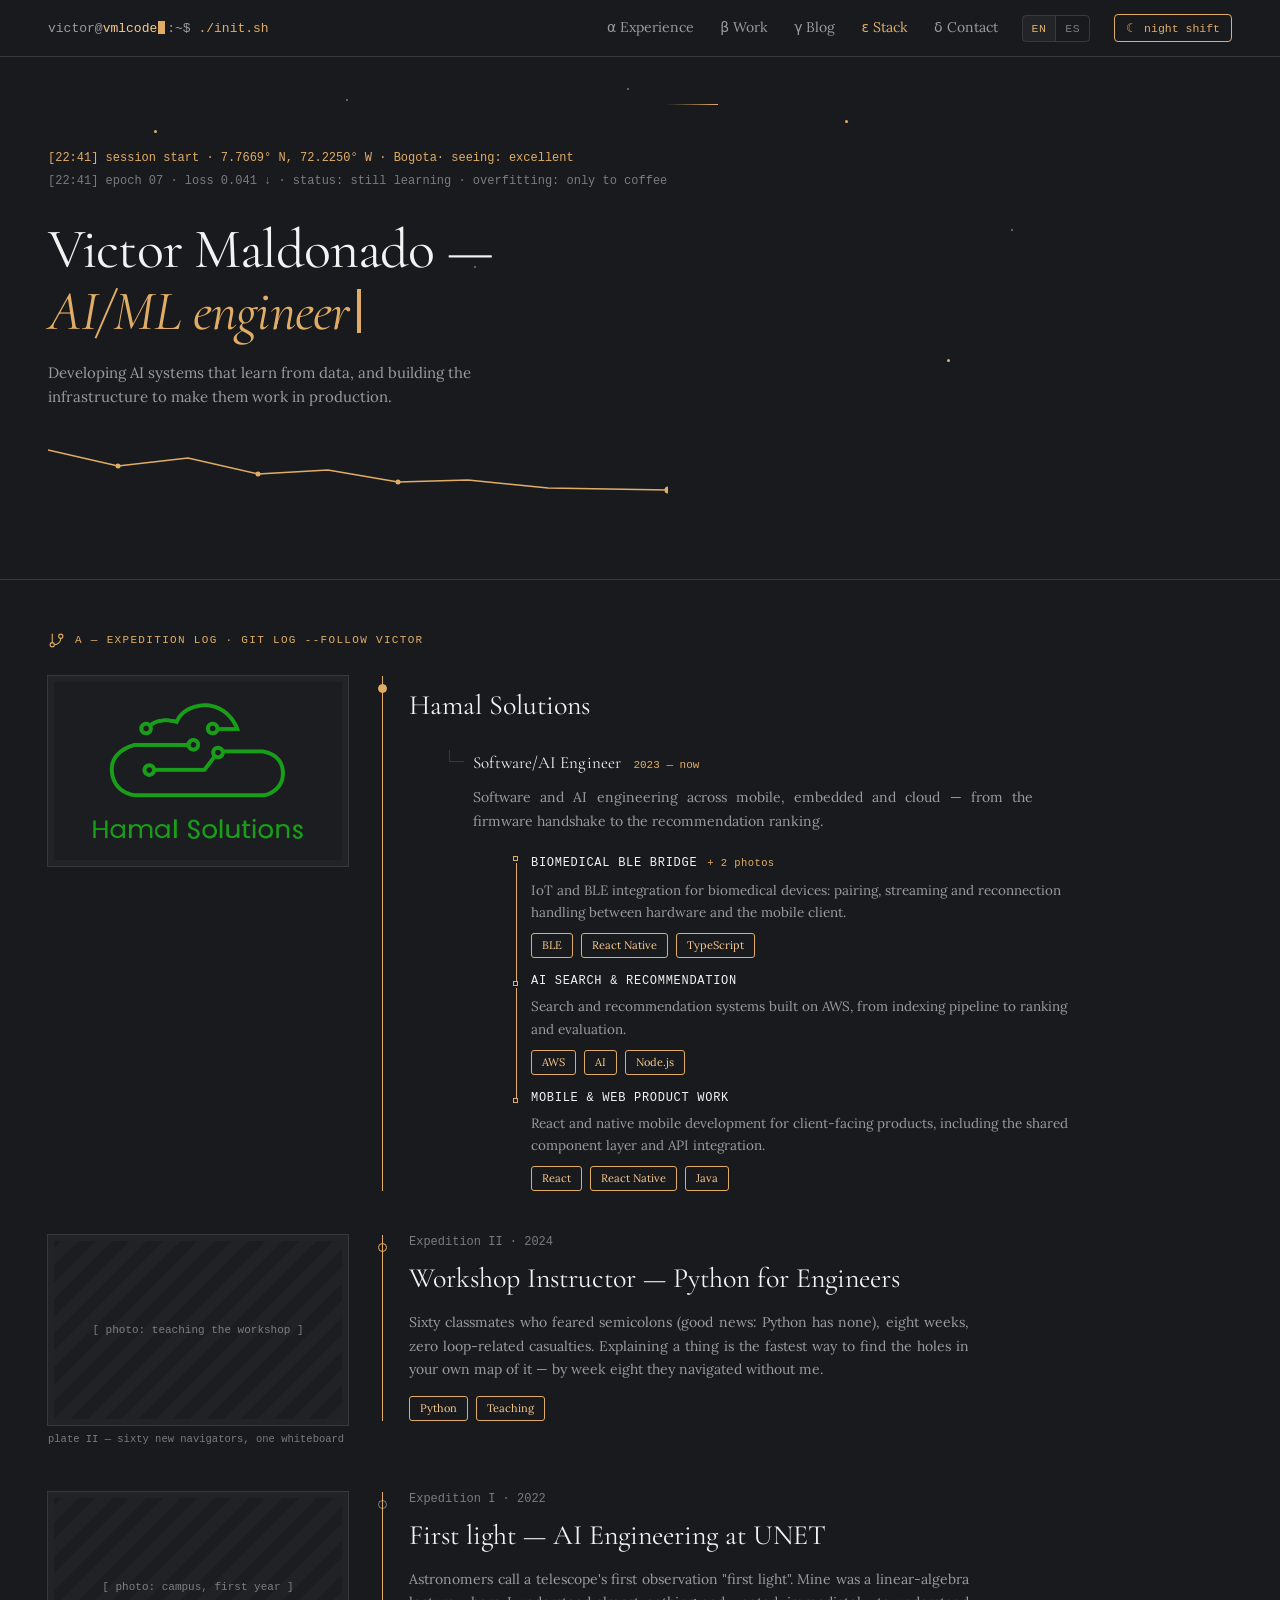
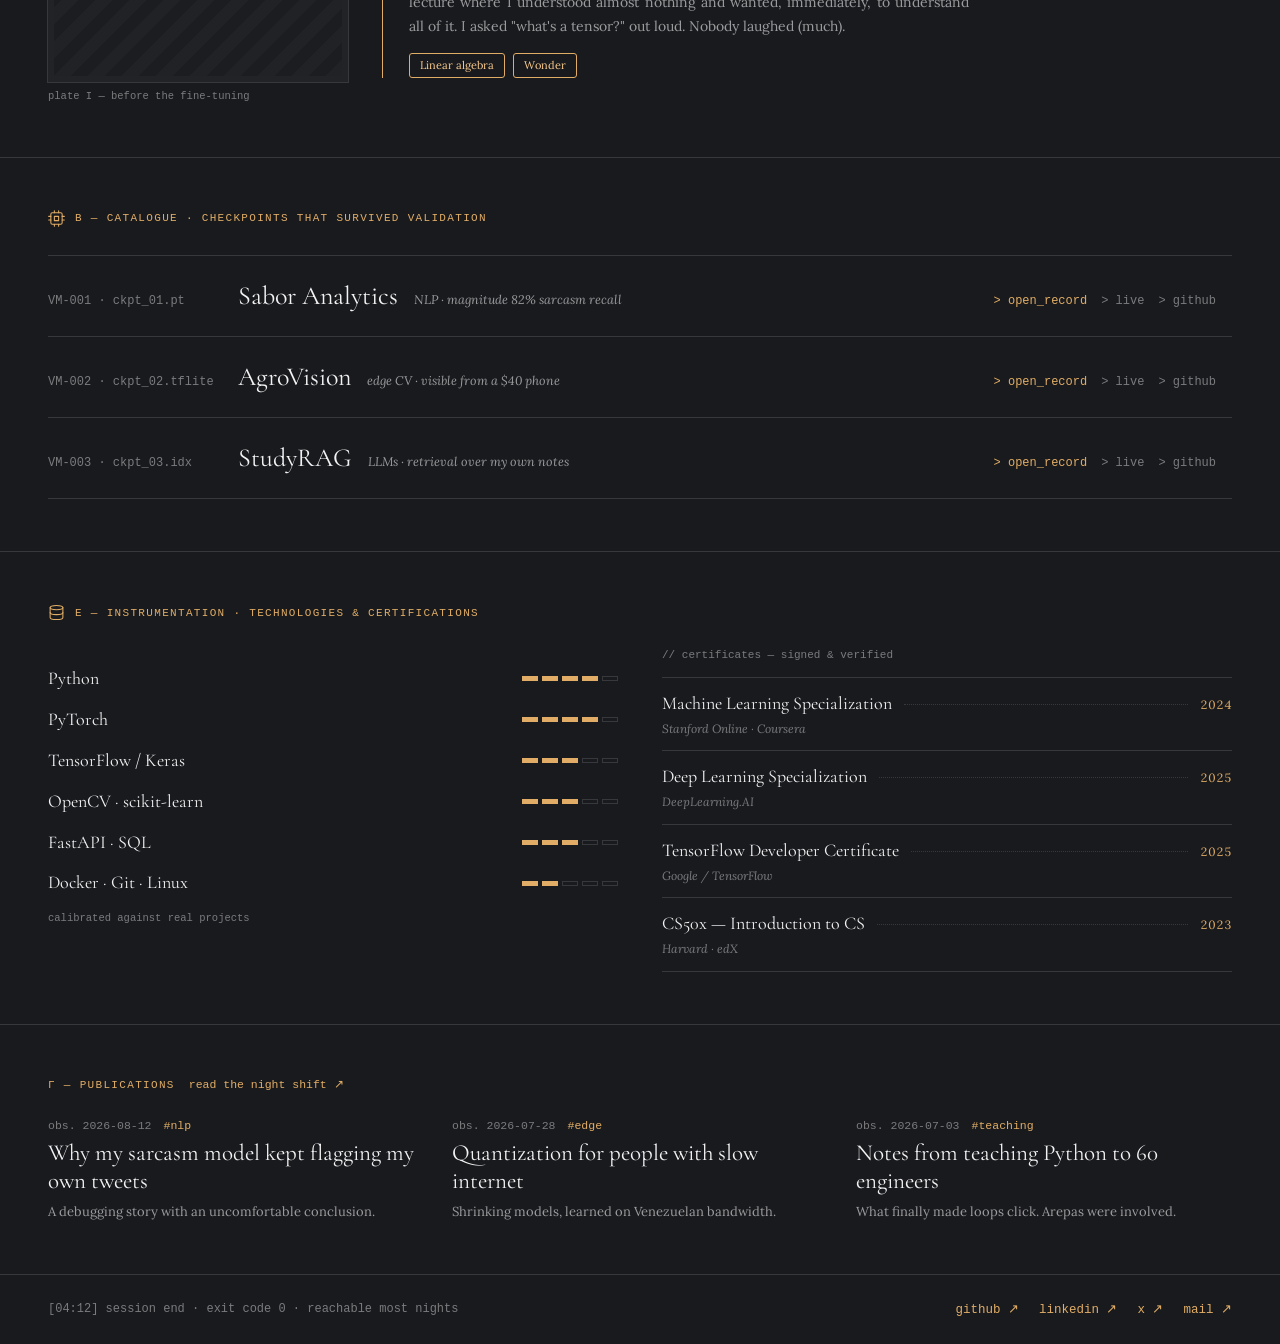
<file: index.html>
<!DOCTYPE html>
<html lang="en" data-vm-theme="dark">
<head>
<meta charset="utf-8">
<meta name="viewport" content="width=device-width, initial-scale=1">
<title>Victor Maldonado — AI/ML Engineer</title>
<meta name="description" content="Victor Maldonado — AI/ML engineering student at UNET and backend developer. Computer vision, NLP and edge AI projects from San Cristóbal, Venezuela.">
<meta name="author" content="Victor Maldonado">
<link rel="canonical" href="https://vmlcode.github.io/">
<meta name="theme-color" content="#191a1d">

<!-- Link preview. Crawlers do not run JS, so these stay hardcoded rather than
     coming from content/site.json like the rest of the page. Absolute URLs are
     required: relative og:image paths are ignored by most scrapers. -->
<meta property="og:type" content="website">
<meta property="og:site_name" content="Victor Maldonado">
<meta property="og:locale" content="en_US">
<meta property="og:url" content="https://vmlcode.github.io/">
<meta property="og:title" content="Victor Maldonado — AI/ML Engineer">
<meta property="og:description" content="AI/ML engineering student at UNET — and the person who builds the backend it runs on. The night shift is voluntary.">
<meta property="og:image" content="https://vmlcode.github.io/og/home.png">
<meta property="og:image:type" content="image/png">
<meta property="og:image:width" content="1200">
<meta property="og:image:height" content="630">
<meta property="og:image:alt" content="Victor Maldonado — AI/ML engineer. A dark terminal-styled card with a descending validation-loss curve.">

<meta name="twitter:card" content="summary_large_image">
<meta name="twitter:title" content="Victor Maldonado — AI/ML Engineer">
<meta name="twitter:description" content="AI/ML engineering student at UNET — and the person who builds the backend it runs on. The night shift is voluntary.">
<meta name="twitter:image" content="https://vmlcode.github.io/og/home.png">

<link rel="preconnect" href="https://fonts.googleapis.com">
<link rel="preconnect" href="https://fonts.gstatic.com" crossorigin>
<link rel="stylesheet" href="./styles.css">
<link rel="icon" href="data:image/svg+xml,<svg xmlns='http://www.w3.org/2000/svg' viewBox='0 0 100 100'><text y='.9em' font-size='90'>🔭</text></svg>">
<script>
  // Applied before first paint so the stored theme never flashes the wrong
  // palette, and so the document is tagged with the right language from the
  // start — the rest of the copy arrives with content/<lang>/*.json.
  try {
    var t = localStorage.getItem('vm-theme');
    if (t) document.documentElement.setAttribute('data-vm-theme', t);
    var l = localStorage.getItem('vm-lang');
    if (l === 'en' || l === 'es') document.documentElement.setAttribute('lang', l);
  } catch (e) {}
</script>
</head>
<body>

<header id="site-nav" class="vm-nav">
  <div class="vm-prompt">
    <span id="prompt-user">victor</span>@<span id="night-word" class="vm-prompt-word">vmlcode</span><span class="vm-caret" aria-hidden="true"></span><span class="vm-prompt-tail">:~$ <span id="prompt-cmd" class="vm-cmd">./init.sh</span></span>
  </div>
  <nav id="nav-links" class="vm-nav-links" aria-label="Sections"
       data-i18n="home.navAria" data-i18n-attr="aria-label"></nav>
  <!-- The controls travel together: when the bar wraps on a phone they stay
       one right-aligned cluster instead of scattering across two rows. -->
  <div class="vm-nav-tools">
    <div id="lang-toggle" class="vm-lang" role="group" data-i18n="langLabel" data-i18n-attr="aria-label" aria-label="Language"></div>
    <button id="theme-toggle" class="vm-theme-btn" type="button" aria-label="Toggle colour theme"><span class="vm-theme-icon">☾</span><span class="vm-theme-label">night shift</span></button>
    <button id="nav-toggle" class="vm-nav-toggle" type="button" aria-label="Open menu" aria-expanded="false" aria-controls="nav-links">☰</button>
  </div>
</header>

<noscript>
  <p class="vm-noscript">This site loads its content from JSON, so JavaScript is required. / Este sitio carga su contenido desde JSON, así que requiere JavaScript. Source: <a href="https://github.com/vmlcode/vmlcode.github.io">github.com/vmlcode/vmlcode.github.io</a></p>
</noscript>

<main>

<section class="vm-hero">
  <div id="stars" class="vm-stars" aria-hidden="true"></div>
  <span class="vm-shoot" aria-hidden="true"></span>

  <div id="session-log" class="vm-log"></div>

  <h1 class="vm-hero-title">
    <span id="hero-name">Victor Maldonado —</span><br>
    <em id="hero-role">AI/ML engineer</em><span class="vm-caret vm-caret--lg" aria-hidden="true"></span>
  </h1>

  <p id="hero-intro" class="vm-hero-sub"></p>

  <figure class="vm-fig">
    <svg class="vm-curve" width="620" height="64" viewBox="0 0 620 64" role="img" aria-label="Validation loss curve descending from 2022 to tonight">
      <polyline class="vm-curve-line" points="0,14 70,30 140,22 210,38 280,34 350,46 420,44 500,52 620,54" fill="none" stroke="var(--vm-acc)" stroke-width="1.5" pathLength="1" stroke-dasharray="1"></polyline>
      <circle class="vm-curve-dot" cx="70" cy="30" r="2.5" fill="var(--vm-acc)" style="animation-delay:.4s"></circle>
      <circle class="vm-curve-dot" cx="210" cy="38" r="2.5" fill="var(--vm-acc)" style="animation-delay:.9s"></circle>
      <circle class="vm-curve-dot" cx="350" cy="46" r="2.5" fill="var(--vm-acc)" style="animation-delay:1.4s"></circle>
      <circle class="vm-curve-dot" cx="620" cy="54" r="3.5" fill="var(--vm-acc)" style="animation-delay:1.9s"></circle>
    </svg>
    <figcaption id="fig-caption" class="vm-caption"></figcaption>
  </figure>
</section>

<section id="experience" class="vm-section vm-reveal">
  <div class="vm-eyebrow">
    <svg width="17" height="17" viewBox="0 0 24 24" fill="none" stroke="var(--vm-acc)" stroke-width="1.5" stroke-linecap="round" stroke-linejoin="round" aria-hidden="true"><line x1="6" y1="3" x2="6" y2="15"></line><circle cx="18" cy="6" r="3"></circle><circle cx="6" cy="18" r="3"></circle><path d="M18 9a9 9 0 0 1-9 9"></path></svg>
    <span></span>
  </div>
  <p class="vm-lede"></p>
  <div id="timeline" class="vm-timeline"></div>
</section>

<section id="work" class="vm-section vm-reveal">
  <div class="vm-eyebrow">
    <svg width="17" height="17" viewBox="0 0 24 24" fill="none" stroke="var(--vm-acc)" stroke-width="1.5" stroke-linecap="round" stroke-linejoin="round" aria-hidden="true"><rect x="4" y="4" width="16" height="16" rx="2"></rect><rect x="9" y="9" width="6" height="6"></rect><line x1="9" y1="1" x2="9" y2="4"></line><line x1="15" y1="1" x2="15" y2="4"></line><line x1="9" y1="20" x2="9" y2="23"></line><line x1="15" y1="20" x2="15" y2="23"></line><line x1="20" y1="9" x2="23" y2="9"></line><line x1="20" y1="14" x2="23" y2="14"></line><line x1="1" y1="9" x2="4" y2="9"></line><line x1="1" y1="14" x2="4" y2="14"></line></svg>
    <span></span>
  </div>
  <p class="vm-lede"></p>
  <div id="catalogue" class="vm-catalogue"></div>
</section>

<section id="instrumentation" class="vm-section vm-reveal">
  <div class="vm-eyebrow">
    <svg width="17" height="17" viewBox="0 0 24 24" fill="none" stroke="var(--vm-acc)" stroke-width="1.5" stroke-linecap="round" stroke-linejoin="round" aria-hidden="true"><ellipse cx="12" cy="5" rx="9" ry="3"></ellipse><path d="M21 12c0 1.66-4 3-9 3s-9-1.34-9-3"></path><path d="M3 5v14c0 1.66 4 3 9 3s9-1.34 9-3V5"></path></svg>
    <span></span>
  </div>
  <p class="vm-lede"></p>

  <div class="vm-instrument-grid">
    <div>
      <div id="skills-label" class="vm-comment"></div>
      <div id="skills" class="vm-skills"></div>
      <div id="skills-note" class="vm-caption vm-caption--pad"></div>
    </div>
    <div>
      <div id="certs-label" class="vm-comment"></div>
      <div id="certs" class="vm-certs"></div>
    </div>
  </div>
</section>

<section id="blog" class="vm-section vm-reveal">
  <div class="vm-eyebrow vm-eyebrow--blog">
    <span id="blog-eyebrow"></span>
    <a id="blog-link" href="./blog.html"></a>
  </div>
  <p class="vm-lede"></p>
  <div id="posts" class="vm-posts"></div>
</section>

</main>

<footer id="contact" class="vm-footer vm-reveal">
  <div id="footer-log" class="vm-footer-log"></div>
  <div id="footer-links" class="vm-footer-links"></div>
</footer>

<script type="module" src="./js/home.js"></script>
</body>
</html>
</file>
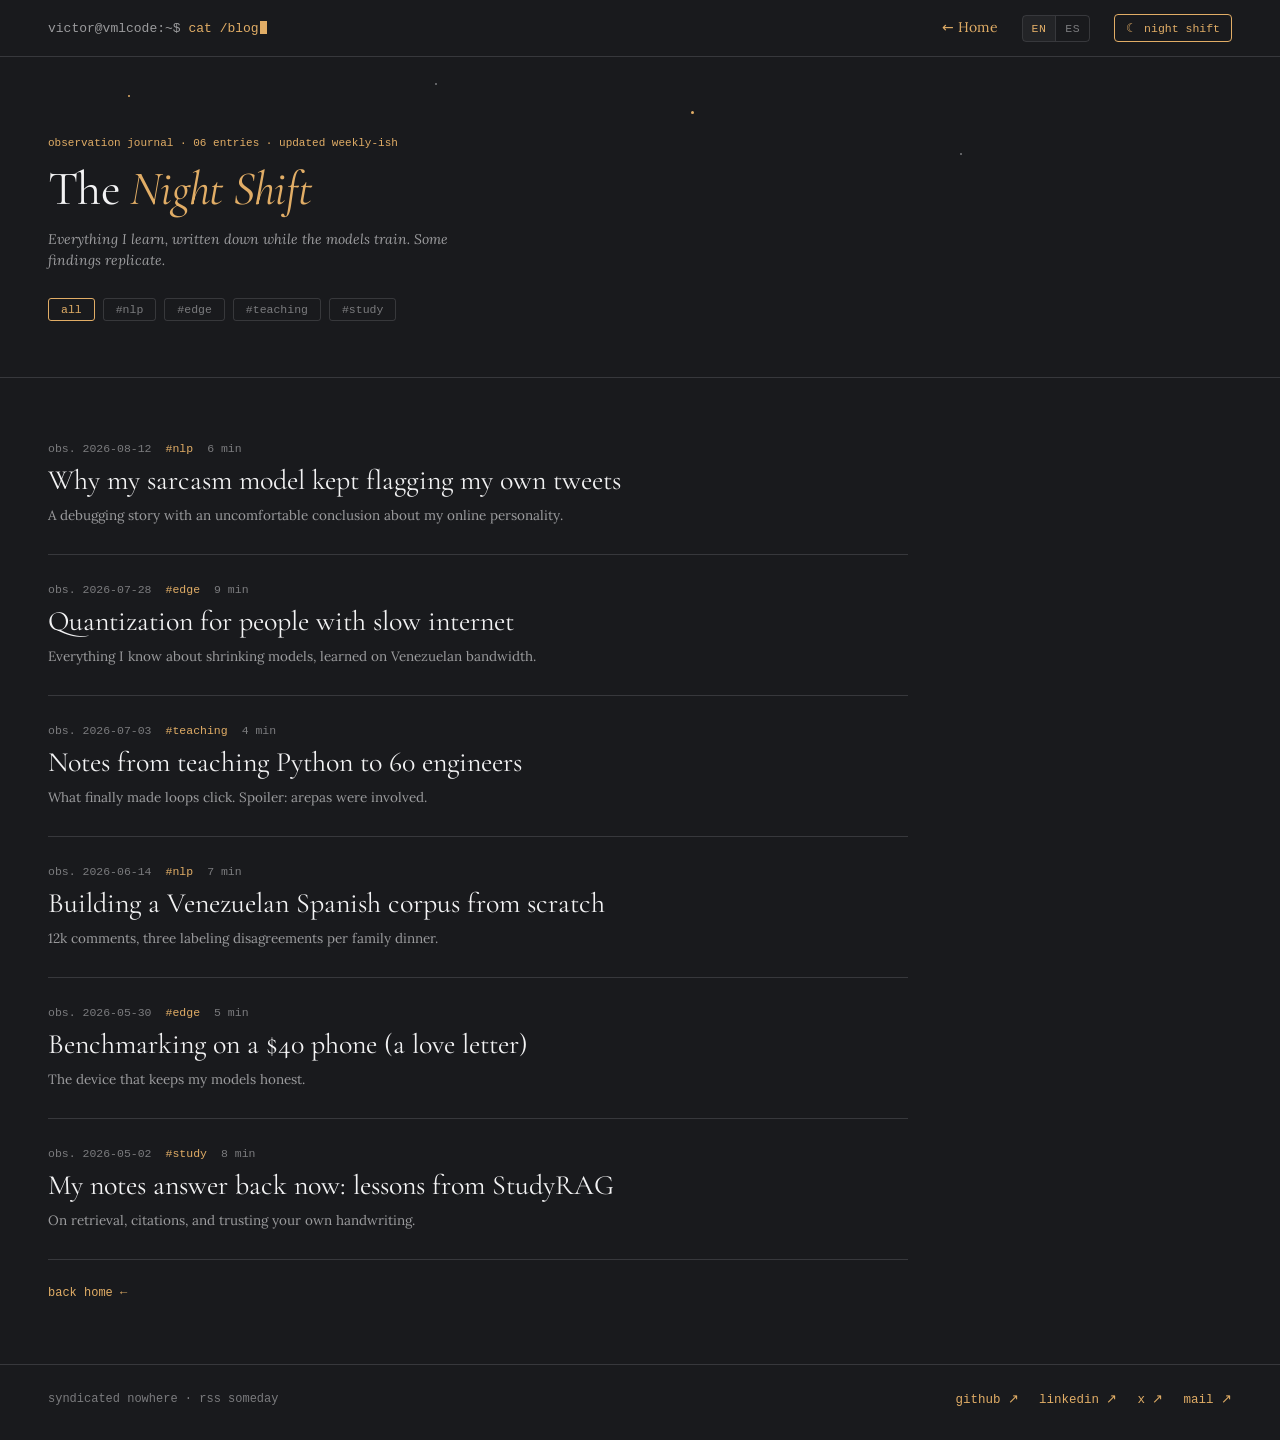
<file: blog.html>
<!DOCTYPE html>
<html lang="en" data-vm-theme="dark">
<head>
<meta charset="utf-8">
<meta name="viewport" content="width=device-width, initial-scale=1">
<title>The Night Shift — Victor Maldonado</title>
<meta name="description" content="The Night Shift — notes on machine learning, edge AI, NLP and teaching, written by Victor Maldonado while the models train.">
<meta name="author" content="Victor Maldonado">
<link rel="canonical" href="https://vmlcode.github.io/blog.html">
<meta name="theme-color" content="#191a1d">

<!-- See index.html: link-preview tags are hardcoded because crawlers do not
     execute the JS that renders the rest of this page. -->
<meta property="og:type" content="website">
<meta property="og:site_name" content="Victor Maldonado">
<meta property="og:locale" content="en_US">
<meta property="og:url" content="https://vmlcode.github.io/blog.html">
<meta property="og:title" content="The Night Shift — Victor Maldonado">
<meta property="og:description" content="Everything I learn, written down while the models train. Some findings replicate.">
<meta property="og:image" content="https://vmlcode.github.io/og/blog.png">
<meta property="og:image:type" content="image/png">
<meta property="og:image:width" content="1200">
<meta property="og:image:height" content="630">
<meta property="og:image:alt" content="The Night Shift — a dark terminal-styled card listing the blog's tags: nlp, edge, teaching, study.">

<meta name="twitter:card" content="summary_large_image">
<meta name="twitter:title" content="The Night Shift — Victor Maldonado">
<meta name="twitter:description" content="Everything I learn, written down while the models train. Some findings replicate.">
<meta name="twitter:image" content="https://vmlcode.github.io/og/blog.png">

<link rel="preconnect" href="https://fonts.googleapis.com">
<link rel="preconnect" href="https://fonts.gstatic.com" crossorigin>
<link rel="stylesheet" href="./styles.css">
<link rel="icon" href="data:image/svg+xml,<svg xmlns='http://www.w3.org/2000/svg' viewBox='0 0 100 100'><text y='.9em' font-size='90'>🔭</text></svg>">
<script>
  // See index.html — theme and language are applied before first paint.
  try {
    var t = localStorage.getItem('vm-theme');
    if (t) document.documentElement.setAttribute('data-vm-theme', t);
    var l = localStorage.getItem('vm-lang');
    if (l === 'en' || l === 'es') document.documentElement.setAttribute('lang', l);
  } catch (e) {}
</script>
</head>
<body>

<header class="vm-nav">
  <div class="vm-prompt">
    <span class="vm-prompt-head"><span id="prompt-user">victor</span>@vmlcode:~$ </span><span id="prompt-cmd" class="vm-cmd">cat /blog</span><span class="vm-caret" aria-hidden="true"></span>
  </div>
  <a id="back-link" class="vm-back" href="./index.html">← Home</a>
  <div class="vm-nav-tools">
    <div id="lang-toggle" class="vm-lang" role="group" data-i18n="langLabel" data-i18n-attr="aria-label" aria-label="Language"></div>
    <button id="theme-toggle" class="vm-theme-btn" type="button" aria-label="Toggle colour theme"><span class="vm-theme-icon">☾</span><span class="vm-theme-label">night shift</span></button>
  </div>
</header>

<noscript>
  <p class="vm-noscript">This page loads its posts from JSON, so JavaScript is required. / Esta página carga sus entradas desde JSON, así que requiere JavaScript. Source: <a href="https://github.com/vmlcode/vmlcode.github.io">github.com/vmlcode/vmlcode.github.io</a></p>
</noscript>

<main>

<section class="vm-blog-hero">
  <div id="stars" class="vm-stars" aria-hidden="true"></div>
  <div id="blog-kicker" class="vm-blog-kicker"></div>
  <h1 id="blog-title" class="vm-blog-title"></h1>
  <p id="blog-subtitle" class="vm-blog-sub"></p>
  <div id="filters" class="vm-filters" role="group" aria-label="Filter posts by tag"
       data-i18n="blog.filterAria" data-i18n-attr="aria-label"></div>
</section>

<section class="vm-blog-body">
  <div id="post-list" class="vm-entries"></div>
  <p class="vm-blog-outro">
    <span id="blog-outro"></span><a id="blog-outro-link" href="./index.html"></a>
  </p>
</section>

</main>

<footer class="vm-footer vm-footer--ruled">
  <div id="footer-log" class="vm-footer-log"></div>
  <div id="footer-links" class="vm-footer-links"></div>
</footer>

<script type="module" src="./js/blog.js"></script>
</body>
</html>
</file>
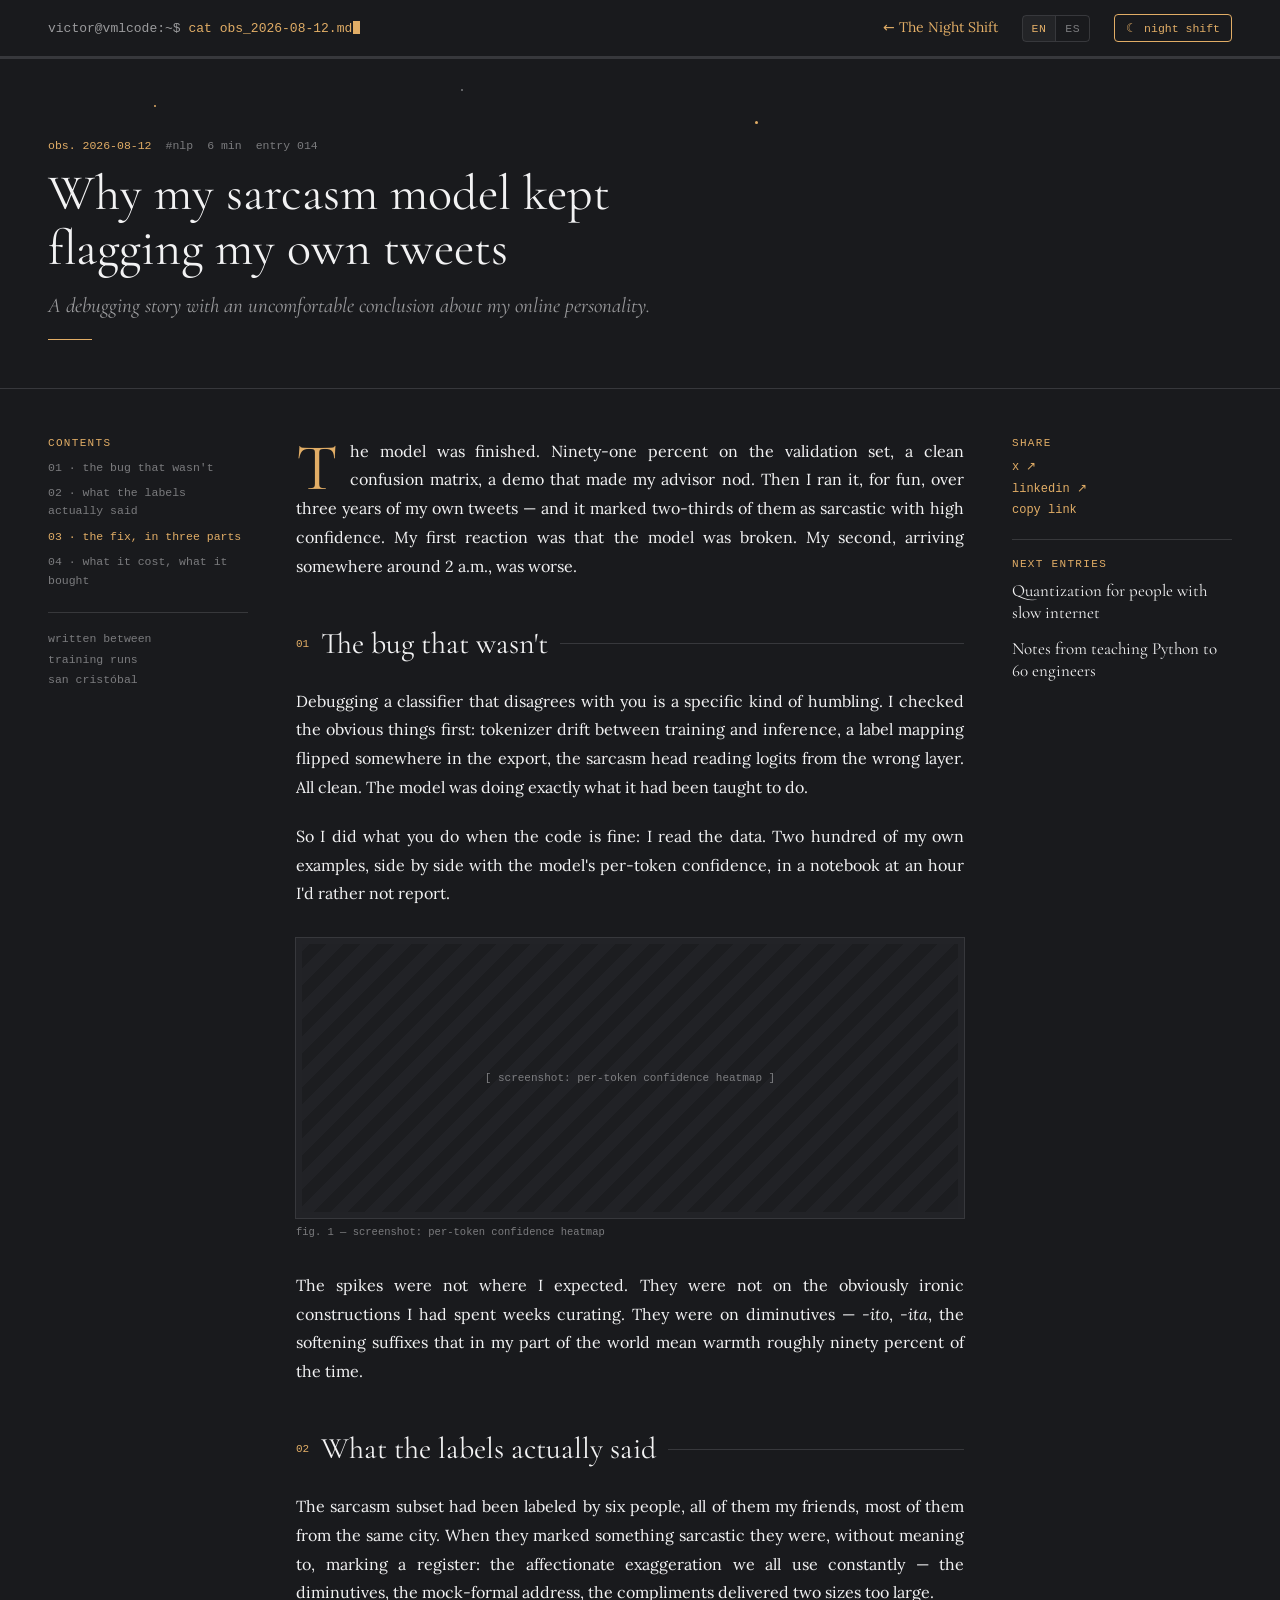
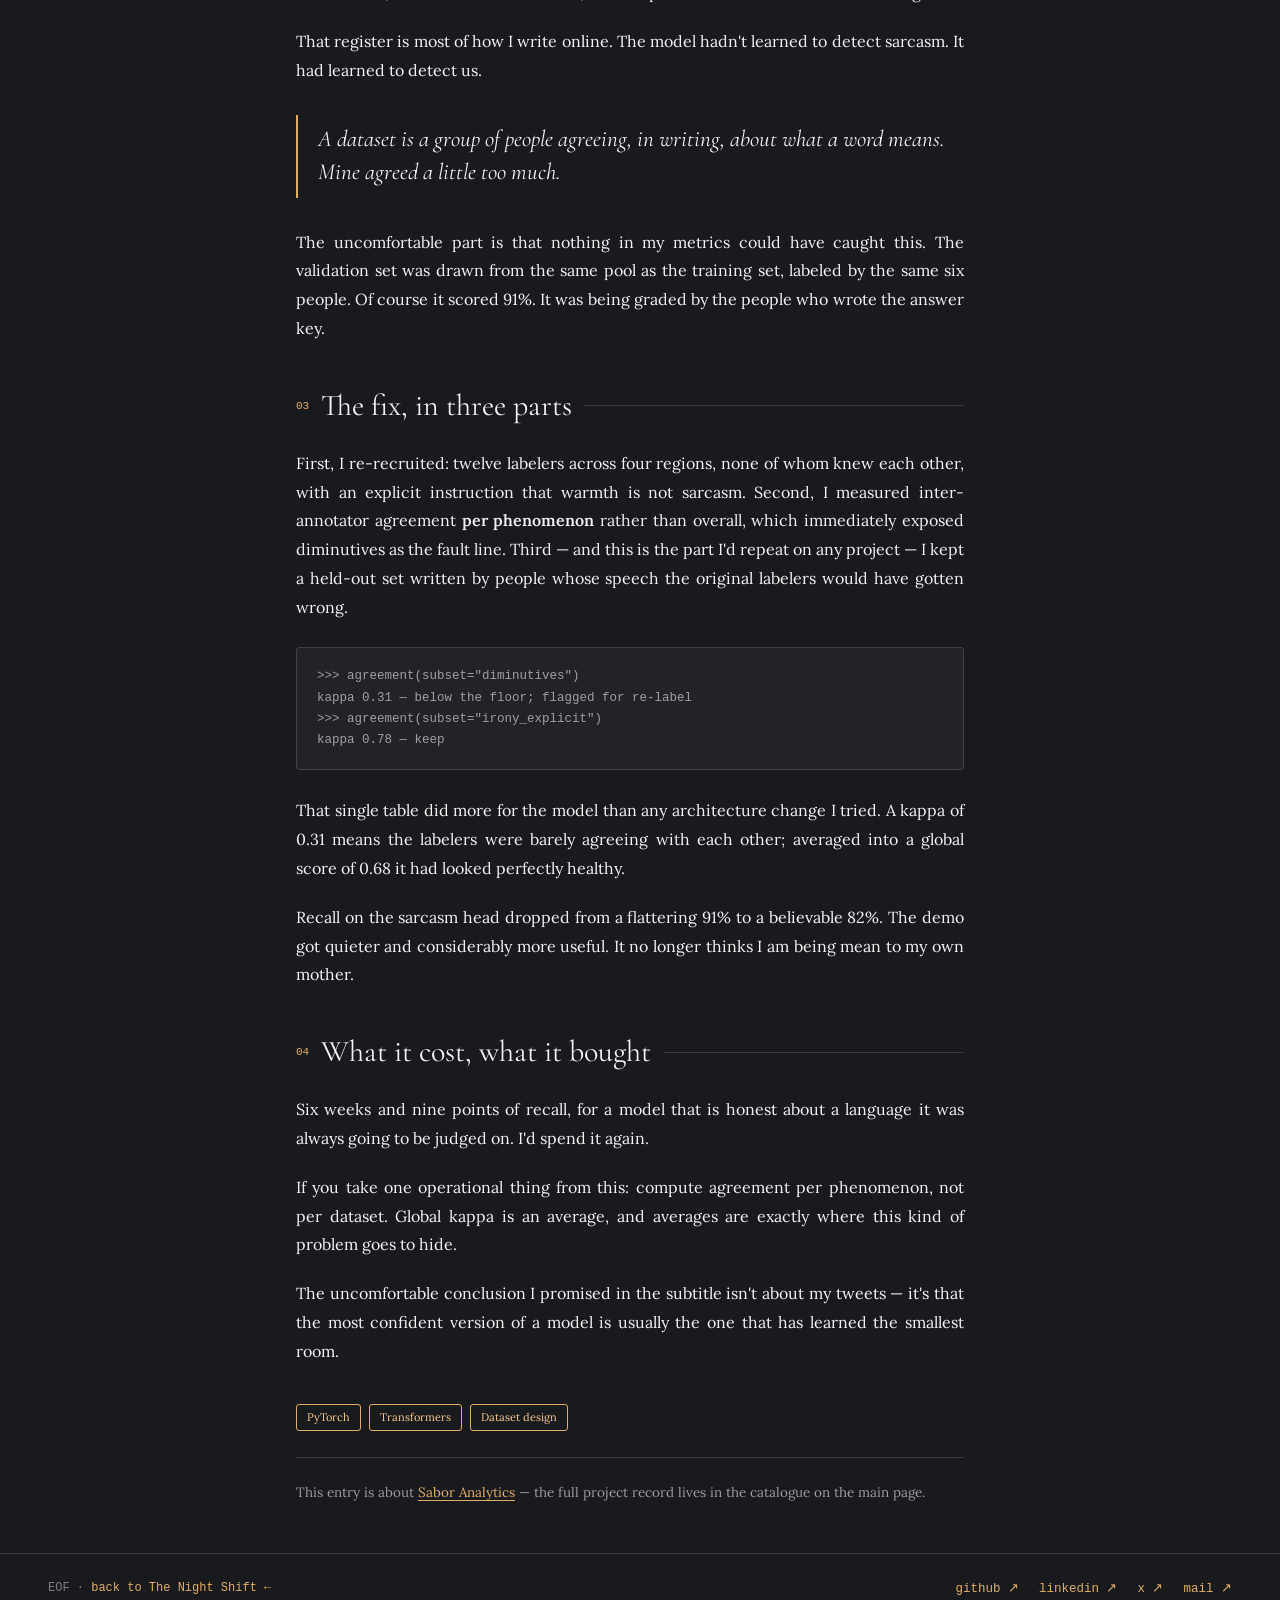
<file: post.html>
<!DOCTYPE html>
<html lang="en" data-vm-theme="dark">
<head>
<meta charset="utf-8">
<meta name="viewport" content="width=device-width, initial-scale=1">
<title>The Night Shift — Victor Maldonado</title>
<meta name="description" content="An entry from The Night Shift — notes on machine learning, edge AI, NLP and teaching by Victor Maldonado.">
<meta name="author" content="Victor Maldonado">
<meta name="theme-color" content="#191a1d">

<!-- Per-post preview tags cannot be set here: which post this is comes from the
     ?p= query string, and scrapers do not run JS. Every entry therefore shares
     the blog card. See README for the fix if that ever matters. -->
<meta property="og:type" content="article">
<meta property="og:site_name" content="Victor Maldonado">
<meta property="og:locale" content="en_US">
<meta property="og:title" content="The Night Shift — Victor Maldonado">
<meta property="og:description" content="Everything I learn, written down while the models train. Some findings replicate.">
<meta property="og:image" content="https://vmlcode.github.io/og/blog.png">
<meta property="og:image:width" content="1200">
<meta property="og:image:height" content="630">
<meta name="twitter:card" content="summary_large_image">
<meta name="twitter:image" content="https://vmlcode.github.io/og/blog.png">

<link rel="preconnect" href="https://fonts.googleapis.com">
<link rel="preconnect" href="https://fonts.gstatic.com" crossorigin>
<link rel="stylesheet" href="./styles.css">
<link rel="icon" href="data:image/svg+xml,<svg xmlns='http://www.w3.org/2000/svg' viewBox='0 0 100 100'><text y='.9em' font-size='90'>🔭</text></svg>">
<script>
  // See index.html — theme and language are applied before first paint.
  try {
    var t = localStorage.getItem('vm-theme');
    if (t) document.documentElement.setAttribute('data-vm-theme', t);
    var l = localStorage.getItem('vm-lang');
    if (l === 'en' || l === 'es') document.documentElement.setAttribute('lang', l);
  } catch (e) {}
</script>
</head>
<body>

<div class="vm-sticky">
  <header class="vm-nav vm-nav--flush">
    <div class="vm-prompt">
      <span class="vm-prompt-head">victor@vmlcode:~$ </span><span id="prompt-cmd" class="vm-cmd">cat</span><span class="vm-caret" aria-hidden="true"></span>
    </div>
    <a class="vm-back" href="./blog.html" data-i18n="post.back">← The Night Shift</a>
    <div class="vm-nav-tools">
      <div id="lang-toggle" class="vm-lang" role="group" data-i18n="langLabel" data-i18n-attr="aria-label" aria-label="Language"></div>
      <button id="theme-toggle" class="vm-theme-btn" type="button" aria-label="Toggle colour theme"><span class="vm-theme-icon">☾</span><span class="vm-theme-label">night shift</span></button>
    </div>
  </header>
  <div class="vm-progress" role="presentation"><div id="progress-bar" class="vm-progress-bar"></div></div>
</div>

<noscript>
  <p class="vm-noscript">This page loads its content from Markdown, so JavaScript is required. / Esta página carga su contenido desde Markdown, así que requiere JavaScript. Source: <a href="https://github.com/vmlcode/vmlcode.github.io">github.com/vmlcode/vmlcode.github.io</a></p>
</noscript>

<main>

<section class="vm-art-hero">
  <div class="vm-stars" aria-hidden="true">
    <span class="vm-star vm-star--acc" style="left:12%;top:14%;animation-duration:3.4s"></span>
    <span class="vm-star vm-star--acc" style="left:59%;top:19%;width:3px;height:3px;animation-duration:4s;animation-delay:1.2s"></span>
    <span class="vm-star" style="left:36%;top:9%;animation-duration:4.8s;animation-delay:.6s"></span>
  </div>
  <div class="vm-art-hero-inner">
    <div id="art-meta" class="vm-art-meta"></div>
    <h1 id="art-title" class="vm-art-title"></h1>
    <p id="art-teaser" class="vm-art-teaser"></p>
    <div class="vm-record-rule"></div>
  </div>
</section>

<div class="vm-art-grid">

  <aside class="vm-art-toc">
    <!-- A plain label on desktop (pointer-events disabled there); the collapse
         control only becomes interactive at phone width. -->
    <button id="toc-toggle" class="vm-art-side-key vm-toc-toggle" type="button"
            aria-expanded="true" aria-controls="toc">
      <span data-i18n="post.contents">contents</span><span class="vm-toc-icon" aria-hidden="true">−</span>
    </button>
    <nav id="toc" class="vm-toc-links" aria-label="Table of contents"
         data-i18n="post.tocAria" data-i18n-attr="aria-label"></nav>
    <div class="vm-art-side-note" data-i18n="post.sideNote">written between<br>training runs<br>san cristóbal</div>
  </aside>

  <article id="art-body" class="vm-art-body"></article>

  <aside class="vm-art-aside">
    <div>
      <div class="vm-art-side-key" data-i18n="post.share">share</div>
      <div class="vm-art-share">
        <a id="share-x" href="#" target="_blank" rel="noopener">x ↗</a>
        <a id="share-in" href="#" target="_blank" rel="noopener">linkedin ↗</a>
        <button id="copy-link" class="vm-copy" type="button" data-i18n="post.copy">copy link</button>
      </div>
    </div>
    <div class="vm-art-next">
      <div class="vm-art-side-key" data-i18n="post.next">next entries</div>
      <div id="next-entries" class="vm-art-next-list"></div>
    </div>
  </aside>

</div>

</main>

<footer class="vm-footer vm-footer--ruled">
  <div class="vm-footer-log">EOF · <a href="./blog.html" data-i18n="post.footerBack">back to The Night Shift ←</a></div>
  <div id="footer-links" class="vm-footer-links"></div>
</footer>

<script type="module" src="./js/post.js"></script>
</body>
</html>
</file>
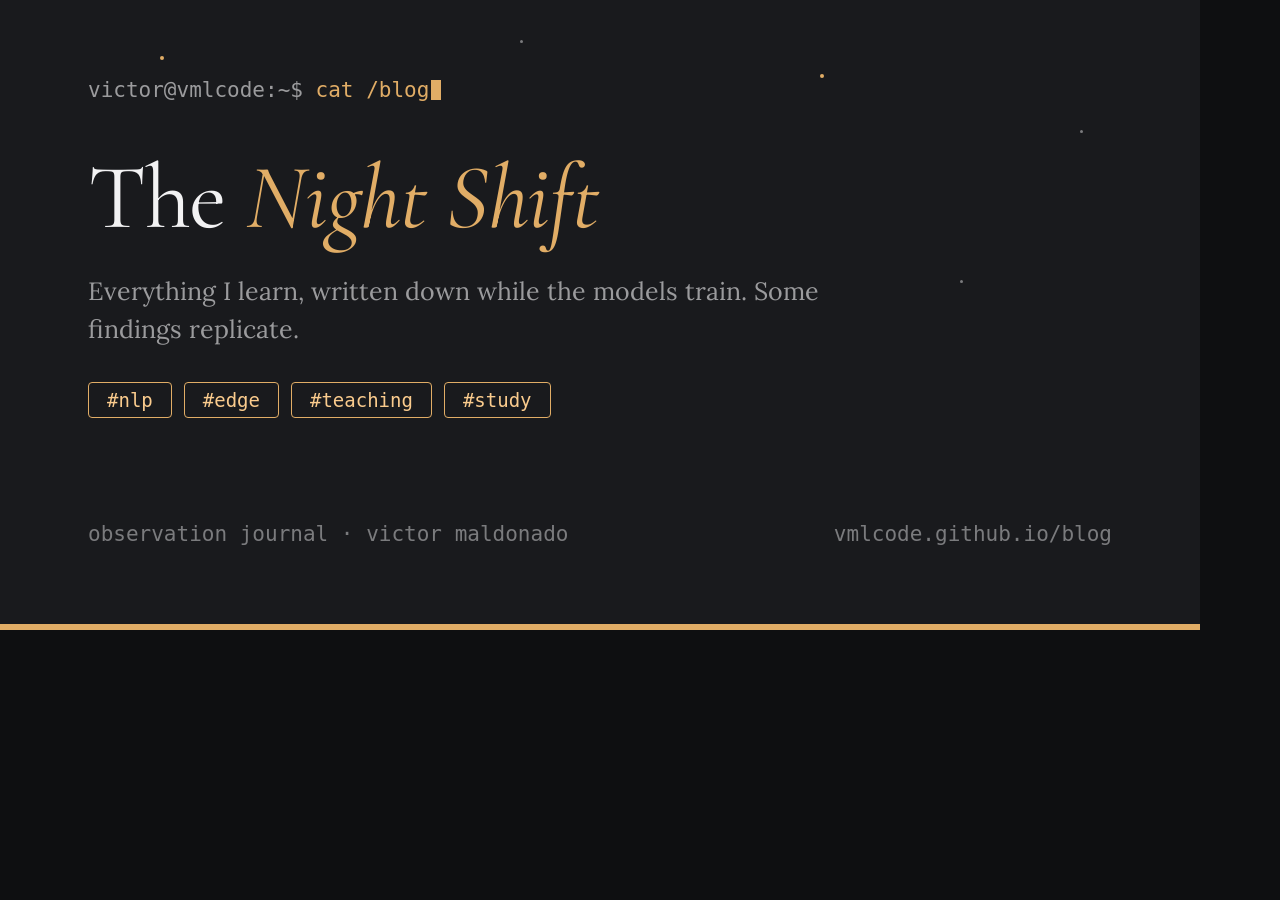
<file: og/card-blog.html>
<!DOCTYPE html>
<html lang="en">
<head>
<meta charset="utf-8">
<title>OG card — blog</title>
<link rel="preconnect" href="https://fonts.googleapis.com">
<link rel="preconnect" href="https://fonts.gstatic.com" crossorigin>
<link rel="stylesheet" href="https://fonts.googleapis.com/css2?family=Cormorant+Garamond:ital,wght@0,400;1,400&family=Lora:wght@400&display=swap">
<link rel="stylesheet" href="./card.css">
</head>
<body>
<div class="card">
  <div class="stars">
    <span class="star acc" style="left:160px;top:56px;width:4px;height:4px"></span>
    <span class="star acc" style="left:820px;top:74px;width:4px;height:4px"></span>
    <span class="star" style="left:520px;top:40px"></span>
    <span class="star" style="left:1080px;top:130px"></span>
    <span class="star" style="left:960px;top:280px"></span>
  </div>

  <div class="prompt">victor@vmlcode:~$ <span class="acc">cat /blog</span><span class="caret"></span></div>

  <h1 class="title">The <em>Night Shift</em></h1>
  <p class="sub">Everything I learn, written down while the models train. Some findings replicate.</p>

  <div class="tags">
    <span class="tag">#nlp</span>
    <span class="tag">#edge</span>
    <span class="tag">#teaching</span>
    <span class="tag">#study</span>
  </div>

  <div class="foot">
    <span class="url">observation journal · victor maldonado</span>
    <span class="url">vmlcode.github.io/blog</span>
  </div>
</div>
</body>
</html>
</file>
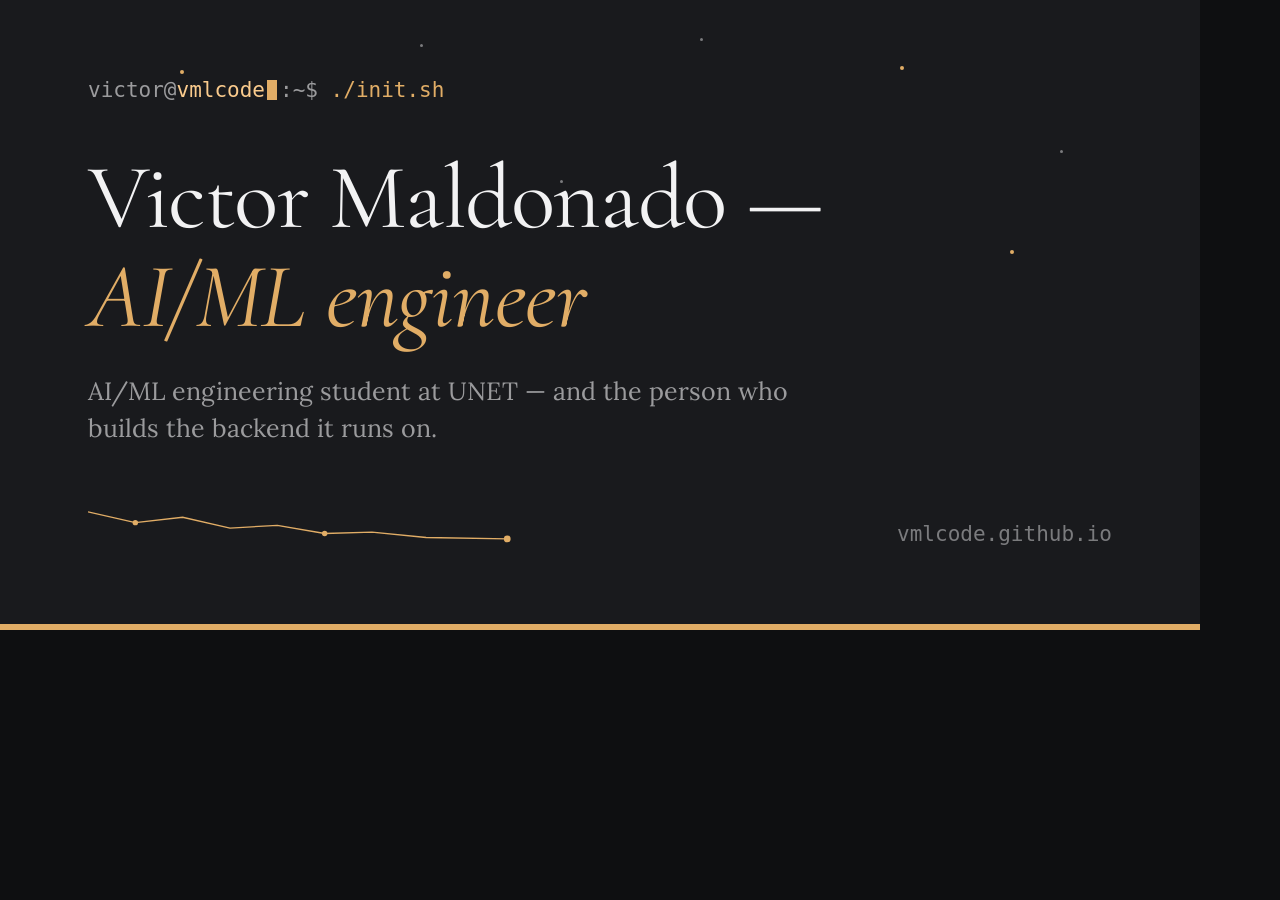
<file: og/card-home.html>
<!DOCTYPE html>
<html lang="en">
<head>
<meta charset="utf-8">
<title>OG card — home</title>
<link rel="preconnect" href="https://fonts.googleapis.com">
<link rel="preconnect" href="https://fonts.gstatic.com" crossorigin>
<link rel="stylesheet" href="https://fonts.googleapis.com/css2?family=Cormorant+Garamond:ital,wght@0,400;1,400&family=Lora:wght@400&display=swap">
<link rel="stylesheet" href="./card.css">
</head>
<body>
<div class="card">
  <div class="stars">
    <span class="star acc" style="left:180px;top:70px;width:4px;height:4px"></span>
    <span class="star" style="left:420px;top:44px"></span>
    <span class="star acc" style="left:900px;top:66px;width:4px;height:4px"></span>
    <span class="star" style="left:1060px;top:150px"></span>
    <span class="star" style="left:700px;top:38px"></span>
    <span class="star acc" style="left:1010px;top:250px;width:4px;height:4px"></span>
    <span class="star" style="left:560px;top:180px"></span>
  </div>

  <div class="prompt">victor@<span class="acc-soft">vmlcode</span><span class="caret"></span>:~$ <span class="acc">./init.sh</span></div>

  <h1 class="title">Victor Maldonado —<br><em>AI/ML engineer</em></h1>
  <p class="sub">AI/ML engineering student at UNET — and the person who builds the backend it runs on.</p>

  <div class="foot">
    <svg width="426" height="44" viewBox="0 0 630 64">
      <polyline points="0,14 70,30 140,22 210,38 280,34 350,46 420,44 500,52 620,54" fill="none" stroke="#e1ad66" stroke-width="2"></polyline>
      <circle cx="70" cy="30" r="4" fill="#e1ad66"></circle>
      <circle cx="350" cy="46" r="4" fill="#e1ad66"></circle>
      <circle cx="620" cy="54" r="5" fill="#e1ad66"></circle>
    </svg>
    <span class="url">vmlcode.github.io</span>
  </div>
</div>
</body>
</html>
</file>
<file: styles.css>
@import url('https://fonts.googleapis.com/css2?family=Cormorant+Garamond:wght@400;600&family=Lora:wght@400;600&display=swap');

/* ══════════════════════════════════════════════════════════════════════════
   Design tokens — the subset of the "Classical" system this site actually
   consumes (type families, spacing scale, radii). Source of truth lives in
   the design project; keep names identical so components stay portable.
   ══════════════════════════════════════════════════════════════════════ */
:root {
  --font-heading: "Cormorant Garamond", system-ui, sans-serif;
  --font-body: "Lora", system-ui, sans-serif;
  --font-mono: ui-monospace, Menlo, Consolas, monospace;

  --space-1: 4.6px;
  --space-2: 9.2px;
  --space-3: 13.8px;
  --space-4: 18.4px;
  --space-6: 27.6px;
  --space-8: 36.8px;

  --radius-sm: 2px;
  --radius-md: 4px;
  --radius-lg: 7px;
}

/* Observatory palette — night shift is the default. */
:root,
[data-vm-theme="dark"] {
  --vm-bg: #191a1d;
  --vm-fg: #f2f2f3;
  --vm-fg-60: rgba(242, 242, 243, .6);
  --vm-fg-45: rgba(242, 242, 243, .45);
  --vm-line: rgba(242, 242, 243, .14);
  --vm-acc: #e1ad66;
  --vm-acc-txt: #e1ad66;
  --vm-acc-soft: #facb8d;
  --vm-mat: #222327;
  --vm-plate-a: #212226;
  --vm-plate-b: #1c1d20;
  --vm-hover: rgba(242, 242, 243, .045);
}

[data-vm-theme="light"] {
  --vm-bg: #f6f1e7;
  --vm-fg: #2a241f;
  --vm-fg-60: rgba(42, 36, 31, .62);
  --vm-fg-45: rgba(42, 36, 31, .5);
  --vm-line: rgba(42, 36, 31, .16);
  --vm-acc: oklch(0.62 0.12 45);
  --vm-acc-txt: oklch(0.48 0.11 45);
  --vm-acc-soft: oklch(0.48 0.11 45);
  --vm-mat: #eee6d6;
  --vm-plate-a: #ece2ce;
  --vm-plate-b: #f2ead9;
  --vm-hover: rgba(42, 36, 31, .045);
}

/* ── base ─────────────────────────────────────────────────────────────── */
*, *::before, *::after { box-sizing: border-box; }

html {
  /* iOS inflates text on rotation into landscape without this. */
  -webkit-text-size-adjust: 100%;
  text-size-adjust: 100%;
}

body {
  margin: 0;
  min-height: 100vh;
  min-height: 100dvh; /* accounts for mobile browser chrome */
  background: var(--vm-bg);
  color: var(--vm-fg);
  font-family: var(--font-body);
  font-size: 15px;
  line-height: 1.55;
  transition: background .5s ease, color .5s ease;
  overflow-wrap: break-word; /* a long token must never widen the page */
}

/* Custom controls are styled entirely by us; the grey iOS flash on tap reads
   as a rendering glitch against this palette. Focus styles remain intact. */
button, a { -webkit-tap-highlight-color: transparent; }

a { color: var(--vm-acc-txt); text-decoration: none; }
a:hover { color: var(--vm-acc); }

h1, h2, h3 { font-family: var(--font-heading); font-weight: 400; margin: 0; }
p { margin: 0; }
figure { margin: 0; }

:focus-visible { outline: 2px solid var(--vm-acc); outline-offset: 2px; }
::selection { background: color-mix(in srgb, var(--vm-acc) 30%, transparent); }

/* ── keyframes ────────────────────────────────────────────────────────── */
@keyframes vm-blink   { 0%, 49% { opacity: 1 } 50%, 100% { opacity: 0 } }
@keyframes vm-twinkle { 0%, 100% { opacity: .35 } 50% { opacity: 1 } }
@keyframes vm-draw    { 0% { stroke-dashoffset: 1 } 55%, 100% { stroke-dashoffset: 0 } }
@keyframes vm-fade    { 0%, 45% { opacity: 0 } 65%, 100% { opacity: 1 } }
@keyframes vm-rise    { from { opacity: 0; transform: translateY(12px) } to { opacity: 1; transform: none } }
@keyframes vm-open    { from { opacity: 0; transform: translateY(-8px) } to { opacity: 1; transform: none } }
@keyframes vm-shoot {
  0%        { transform: translate(0, 0) rotate(16deg); opacity: 0 }
  4%        { opacity: .9 }
  11%, 100% { transform: translate(300px, 96px) rotate(16deg); opacity: 0 }
}

/* ── shared atoms ─────────────────────────────────────────────────────── */
.vm-caret {
  display: inline-block;
  width: 7px; height: 13px;
  vertical-align: -2px;
  margin: 0 2px 0 1px;
  background: var(--vm-acc);
  animation: vm-blink 1.1s steps(1) infinite;
}
.vm-caret--lg { width: 4px; height: 44px; margin-left: 8px; vertical-align: -4px; }

.vm-caption {
  font: 10.5px/1.5 var(--font-mono);
  color: var(--vm-fg-45);
  margin-top: 7px;
}
.vm-caption--pad { margin-top: 14px; }

.vm-tags { display: flex; flex-wrap: wrap; gap: 8px; margin-top: 14px; }
.vm-tag {
  font-size: 11px;
  border: 1px solid var(--vm-acc);
  color: var(--vm-acc-soft);
  border-radius: 3px;
  padding: 3px 10px;
}

.vm-plate {
  height: 190px;
  border: 6px solid var(--vm-mat);
  outline: 1px solid var(--vm-line);
  background: repeating-linear-gradient(-45deg, var(--vm-plate-a) 0 12px, var(--vm-plate-b) 12px 24px);
  display: flex;
  align-items: center;
  justify-content: center;
  transition: transform .4s ease;
}
.vm-plate-wrap:hover .vm-plate { transform: translateY(-5px); }
/* Real photos replace the hatch placeholder; the sepia keeps them "plate"-like. */
.vm-plate img {
  width: 100%;
  height: 100%;
  object-fit: cover;
  display: block;
  filter: sepia(.22) saturate(.82) contrast(1.05);
}
/* Logos and artwork: fit whole, drop the photo ageing, breathe inside the frame. */
.vm-plate--contain { background: var(--vm-plate-b); padding: 18px; }
.vm-plate--contain img { object-fit: contain; filter: none; }

.vm-plate-label {
  font: 11px var(--font-mono);
  color: var(--vm-fg-45);
  text-align: center;
  padding: 0 var(--space-2);
}

/* ── nav ──────────────────────────────────────────────────────────────── */
.vm-nav {
  display: flex;
  align-items: center;
  gap: 24px;
  padding: 14px 48px;
  border-bottom: 1px solid var(--vm-line);
  position: sticky;
  top: 0;
  z-index: 5;
  background: var(--vm-bg);
  transition: background .5s ease;
}
.vm-prompt {
  font: 13px var(--font-mono);
  color: var(--vm-fg-60);
  margin-right: auto;
  white-space: nowrap;
}
.vm-prompt-word { color: var(--vm-acc-soft); }
.vm-cmd { color: var(--vm-acc-txt); }

.vm-nav-links { display: flex; gap: 26px; font-size: 14px; }
.vm-nav-links a { color: var(--vm-fg-60); }
.vm-nav-links a:hover,
.vm-nav-links a.is-current { color: var(--vm-acc-txt); }

.vm-theme-btn {
  cursor: pointer;
  display: inline-flex;
  align-items: center;
  gap: 7px;
  font: 11.5px var(--font-mono);
  color: var(--vm-acc-txt);
  background: transparent;
  border: 1px solid var(--vm-acc);
  border-radius: var(--radius-md);
  padding: 6px 11px;
  white-space: nowrap;
  transition: background .3s ease;
}
.vm-theme-btn:hover { background: var(--vm-hover); }

/* The nav's right-hand controls. Grouping them matters on phones, where the bar
   wraps: as one item they land together and stay right-aligned. The gap repeats
   the nav's own so desktop spacing is unchanged. */
.vm-nav-tools { display: inline-flex; align-items: center; gap: 24px; }

/* Language switch: a two-segment control, so the alternative is always visible
   rather than hidden behind a click like a single cycling button. */
.vm-lang {
  display: inline-flex;
  align-items: stretch;
  border: 1px solid var(--vm-line);
  border-radius: var(--radius-md);
  overflow: hidden;
}
.vm-lang-opt {
  cursor: pointer;
  font: 11.5px var(--font-mono);
  letter-spacing: .04em;
  color: var(--vm-fg-45);
  background: transparent;
  border: 0;
  padding: 6px 9px;
  transition: color .3s ease, background .3s ease;
}
.vm-lang-opt + .vm-lang-opt { border-left: 1px solid var(--vm-line); }
.vm-lang-opt:hover { color: var(--vm-fg); background: var(--vm-hover); }
.vm-lang-opt.is-active {
  color: var(--vm-acc-txt);
  background: var(--vm-hover);
}

/* Collapsed-nav control: phone only. Hidden here so desktop is untouched. */
.vm-nav-toggle {
  display: none;
  cursor: pointer;
  width: 44px;
  height: 44px;
  align-items: center;
  justify-content: center;
  font-size: 15px;
  line-height: 1;
  color: var(--vm-fg-60);
  background: transparent;
  border: 1px solid var(--vm-line);
  border-radius: var(--radius-md);
}
.vm-nav-toggle:hover { color: var(--vm-fg); }

/* ── hero ─────────────────────────────────────────────────────────────── */
.vm-hero {
  position: relative;
  padding: 92px 48px 72px;
  border-bottom: 1px solid var(--vm-line);
  overflow: hidden;
}
.vm-stars { position: absolute; inset: 0; pointer-events: none; }
.vm-star {
  position: absolute;
  width: 2px; height: 2px;
  border-radius: 50%;
  background: var(--vm-fg-45);
  animation: vm-twinkle 4s ease-in-out infinite;
}
.vm-star--acc { background: var(--vm-acc); }
.vm-shoot {
  position: absolute;
  left: 52%; top: 9%;
  width: 52px; height: 1px;
  background: linear-gradient(90deg, transparent, var(--vm-acc));
  animation: vm-shoot 12s linear 3s infinite;
  pointer-events: none;
}

.vm-log {
  display: flex;
  flex-direction: column;
  gap: 5px;
  font: 12px/1.5 var(--font-mono);
  margin-bottom: var(--space-6);
}
.vm-log-line { color: var(--vm-fg-45); animation: vm-rise .6s ease both; }
.vm-log-line--acc { color: var(--vm-acc-txt); }
.vm-log-line:nth-child(1) { animation-delay: .1s; }
.vm-log-line:nth-child(2) { animation-delay: .45s; }
.vm-log-line:nth-child(3) { animation-delay: .8s; }

.vm-hero-title {
  font-family: var(--font-heading);
  font-weight: 400;
  font-size: 56px;
  line-height: 1.12;
  letter-spacing: -.015em;
  max-width: 760px;
  text-wrap: pretty;
}
.vm-hero-title em { font-style: italic; color: var(--vm-acc-txt); }

.vm-hero-sub {
  margin-top: var(--space-4);
  font-size: 15px;
  color: var(--vm-fg-60);
  max-width: 480px;
}

.vm-fig { margin-top: var(--space-6); }
.vm-curve { display: block; max-width: 100%; height: auto; }
.vm-curve-line { animation: vm-draw 7s ease-in-out infinite; }
.vm-curve-dot { animation: vm-fade 7s ease-in-out infinite; }

/* ── section chrome ───────────────────────────────────────────────────── */
.vm-section {
  padding: 52px 48px;
  border-bottom: 1px solid var(--vm-line);
  scroll-margin-top: 60px;
}
.vm-eyebrow {
  display: flex;
  align-items: center;
  gap: 10px;
  margin-bottom: 8px;
  font: 11px var(--font-mono);
  letter-spacing: .12em;
  text-transform: uppercase;
  color: var(--vm-acc-txt);
}
.vm-eyebrow--blog { align-items: baseline; gap: 14px; flex-wrap: wrap; }
.vm-eyebrow--blog a { font: 11.5px var(--font-mono); text-transform: none; letter-spacing: 0; }
.vm-eyebrow svg { flex: none; }

.vm-lede {
  font-size: 13px;
  font-style: italic;
  color: var(--vm-fg-45);
  margin-bottom: var(--space-6);
}
.vm-comment { font: 11px var(--font-mono); color: var(--vm-fg-45); margin-bottom: 16px; }

/* Sections fade in as they enter the viewport; JS adds .is-visible. */
.vm-reveal { opacity: 1; }
.vm-reveal.is-armed { opacity: 0; transform: translateY(26px); transition: opacity .8s ease, transform .8s ease; }
.vm-reveal.is-visible { opacity: 1; transform: none; }

/* ── experience ───────────────────────────────────────────────────────── */
.vm-timeline { display: flex; flex-direction: column; gap: 44px; }
.vm-expedition {
  display: grid;
  grid-template-columns: 300px 1fr;
  gap: 34px;
  align-items: start;
}
.vm-commit {
  border-left: 1px solid var(--vm-acc);
  padding-left: 26px;
  position: relative;
}
.vm-node {
  position: absolute;
  left: -5px; top: 8px;
  width: 9px; height: 9px;
  border-radius: 50%;
  border: 1px solid var(--vm-fg-45);
}
.vm-node--filled { background: var(--vm-acc); border-color: var(--vm-acc); }
.vm-node--acc { border-color: var(--vm-acc); }

.vm-commit-meta { display: flex; flex-wrap: wrap; gap: 12px; font: 12px var(--font-mono); color: var(--vm-fg-45); }
.vm-hash { color: var(--vm-acc-txt); }
.vm-commit-title { font-size: 28px; margin-top: 8px; }

/* Company → role → project. Roles hang off a spine that closes on the last one,
   so the tree reads like the `git log --graph` the section is styled after. */
.vm-roles {
  list-style: none;
  margin: 22px 0 0;
  display: flex;
  flex-direction: column;
  gap: 28px;
}
.vm-role { position: relative; padding-left: 24px; }
.vm-role::before {                       /* spine, bridging the 28px gap */
  content: "";
  position: absolute;
  left: 0; top: 0; bottom: -28px;
  width: 1px;
  background: var(--vm-line);
}
.vm-role:last-child::before { bottom: auto; height: 11px; }  /* closes as └ */
.vm-role::after {                        /* elbow into the role title */
  content: "";
  position: absolute;
  left: 0; top: 11px;
  width: 15px; height: 1px;
  background: var(--vm-line);
}
.vm-role-head {
  display: flex;
  flex-wrap: wrap;
  align-items: baseline;
  gap: 12px;
}
.vm-role-title { font-size: 17px; letter-spacing: .01em; }
.vm-role-period { font: 11px var(--font-mono); color: var(--vm-acc-txt); }
.vm-role-body { margin-top: 8px; }

.vm-projects {
  list-style: none;
  margin: 16px 0 0;
  display: flex;
  flex-direction: column;
  gap: 16px;
}
.vm-project { position: relative; padding-left: 18px; }
.vm-project::before {                    /* echoes .vm-node, one level down */
  content: "";
  position: absolute;
  left: 0; top: 7px;
  width: 5px; height: 5px;
  border: 1px solid var(--vm-acc);
}
/* Threads the project nodes into their own timeline. Each segment spans the gap
   between two squares only — edge to edge, never across a node's interior: the
   7px box sits at top:7px so it ends at 14px, and the next one starts 16px (gap)
   + 7px below this block. */
.vm-project::after {
  content: "";
  position: absolute;
  left: 3px;
  top: 14px; bottom: -23px;
  width: 1px;
  background: var(--vm-acc);
}
.vm-project:last-child::after { content: none; }
.vm-project-name {
  font: 12px var(--font-mono);
  line-height: 1.25;      /* pins the first line so ::before stays on the title */
  margin: 0;              /* h4 is not in the global heading reset */
  letter-spacing: .06em;
  text-transform: uppercase;
  color: var(--vm-fg);
}
/* Only projects that actually carry `shots` become interactive. */
.vm-project-toggle {
  display: inline-flex;
  align-items: baseline;
  flex-wrap: wrap;
  gap: 10px;
  padding: 0;
  border: 0;
  background: none;
  font: inherit;
  color: inherit;
  text-align: left;
  cursor: pointer;
}
.vm-project-toggle:hover .vm-project-name { color: var(--vm-acc-txt); }
.vm-project-hint {
  font: 10.5px var(--font-mono);
  letter-spacing: .04em;
  color: var(--vm-acc-txt);
}
.vm-shots {
  display: grid;
  grid-template-columns: repeat(auto-fill, minmax(180px, 1fr));
  gap: 14px;
  margin-top: 14px;
}
.vm-shot-plate { height: 140px; border-width: 4px; }
.vm-shot .vm-caption { margin-top: 6px; }
.vm-project-body {
  font-size: 13.5px;
  line-height: 1.65;
  color: var(--vm-fg-60);
  margin-top: 6px;
  max-width: 560px;
}
.vm-project .vm-tags { margin-top: 10px; }
.vm-prose {
  font-size: 14px;
  line-height: 1.7;
  color: var(--vm-fg-60);
  margin-top: 10px;
  max-width: 560px;
  text-align: justify;
  hyphens: auto;
}

/* ── catalogue (projects) ─────────────────────────────────────────────── */
.vm-catalogue { display: flex; flex-direction: column; border-bottom: 1px solid var(--vm-line); }

.vm-row {
  cursor: pointer;
  display: grid;
  grid-template-columns: 170px 1fr auto;
  gap: 20px;
  align-items: baseline;
  width: 100%;
  text-align: left;
  font: inherit;
  color: inherit;
  background: transparent;
  border: 0;
  border-top: 1px solid var(--vm-line);
  padding: 20px 16px 20px 0;
  transition: background .3s ease, padding .3s ease;
}
.vm-row:hover { background: var(--vm-hover); padding-left: 12px; }
.vm-row-id { font: 12px var(--font-mono); color: var(--vm-fg-45); }
.vm-row-name { font-family: var(--font-heading); font-size: 26px; }
.vm-row-blurb { font-size: 12.5px; font-style: italic; color: var(--vm-fg-60); margin-left: 12px; }
.vm-row-cta { display: flex; gap: 14px; font: 12px var(--font-mono); color: var(--vm-fg-45); white-space: nowrap; }
.vm-row-cta > span:first-child { color: var(--vm-acc-txt); }

.vm-record {
  animation: vm-open .45s ease both;
  border-top: 1px solid var(--vm-line);
  background: var(--vm-hover);
  padding: 36px 30px 40px;
  position: relative;
}
.vm-record-close {
  position: absolute;
  top: 18px; right: 22px;
  font: 12px var(--font-mono);
  color: var(--vm-fg-45);
  background: transparent;
  border: 0;
  cursor: pointer;
  padding: 4px 8px;
  transition: color .3s ease;
}
.vm-record-close:hover { color: var(--vm-acc-txt); }

.vm-record-grid { display: grid; grid-template-columns: 320px 1fr; gap: 40px; align-items: start; }
.vm-record-plate { height: 210px; }

.vm-specs { display: flex; flex-direction: column; margin-top: 18px; }
.vm-spec {
  display: flex;
  align-items: baseline;
  gap: 12px;
  padding: 9px 0;
  border-top: 1px solid var(--vm-line);
}
.vm-spec:last-child { border-bottom: 1px solid var(--vm-line); }
.vm-spec-key {
  font: 11px var(--font-mono);
  letter-spacing: .08em;
  text-transform: uppercase;
  color: var(--vm-fg-45);
  flex: none;
}
.vm-spec-fill { flex: 1; border-bottom: 1px dotted var(--vm-line); transform: translateY(-3px); }
.vm-spec-val { font-size: 13px; font-family: var(--font-heading); font-feature-settings: 'tnum'; text-align: right; }
.vm-spec-val--acc { color: var(--vm-acc-txt); }

.vm-record-body { max-width: 640px; }
.vm-record-kicker { font: 11px var(--font-mono); letter-spacing: .12em; text-transform: uppercase; color: var(--vm-acc-txt); }
.vm-record-title { font-size: 34px; margin-top: 8px; }
.vm-record-rule { width: 44px; height: 1px; background: var(--vm-acc); margin: 16px 0 4px; }
.vm-record-p {
  font-size: 14px;
  line-height: 1.75;
  color: var(--vm-fg-60);
  margin-top: 12px;
  text-align: justify;
  hyphens: auto;
}
.vm-record-p:first-of-type { margin-top: 14px; }

.vm-lesson { border-left: 2px solid var(--vm-acc); padding: 4px 0 4px 18px; margin-top: 24px; }
.vm-lesson-key {
  font: 10.5px var(--font-mono);
  letter-spacing: .1em;
  text-transform: uppercase;
  color: var(--vm-fg-45);
  margin-bottom: 5px;
}
.vm-lesson-txt { font-family: var(--font-heading); font-style: italic; font-size: 19px; line-height: 1.45; }

.vm-record-actions { display: flex; flex-wrap: wrap; gap: 14px; margin-top: 28px; }
.vm-link-btn {
  display: inline-flex;
  font: 12px var(--font-mono);
  color: var(--vm-acc-txt);
  border: 1px solid var(--vm-acc);
  border-radius: var(--radius-md);
  padding: 8px 15px;
  transition: background .3s ease;
}
.vm-link-btn:hover { background: var(--vm-hover); }
.vm-link-btn--muted { color: var(--vm-fg-60); border-color: var(--vm-line); }
.vm-link-btn--muted:hover { color: var(--vm-fg); background: var(--vm-hover); }

/* ── instrumentation ──────────────────────────────────────────────────── */
.vm-instrument-grid { display: grid; grid-template-columns: 1fr 1fr; gap: 44px; align-items: start; }

.vm-skills { display: flex; flex-direction: column; gap: 13px; }
.vm-skill { display: grid; grid-template-columns: 1fr auto; gap: 14px; align-items: center; }
.vm-skill-name { font-family: var(--font-heading); font-size: 18px; }
.vm-ticks { display: flex; gap: 4px; }
.vm-tick { width: 16px; height: 5px; border: 1px solid var(--vm-line); }
.vm-tick--on { background: var(--vm-acc); border-color: transparent; }

.vm-certs { display: flex; flex-direction: column; border-bottom: 1px solid var(--vm-line); }
.vm-cert { border-top: 1px solid var(--vm-line); padding: 12px 0; transition: padding .3s ease; }
.vm-cert:hover { padding-left: 10px; }
.vm-cert-row { display: flex; align-items: baseline; gap: 12px; }
.vm-cert-name { font-family: var(--font-heading); font-size: 18px; }
.vm-cert-fill { flex: 1; border-bottom: 1px dotted var(--vm-line); transform: translateY(-4px); }
.vm-cert-year { font-size: 12px; color: var(--vm-acc-txt); font-feature-settings: 'tnum'; }
.vm-cert-issuer { font-size: 12px; font-style: italic; color: var(--vm-fg-45); margin-top: 2px; }

/* ── blog ─────────────────────────────────────────────────────────────── */
.vm-posts { display: grid; grid-template-columns: repeat(3, 1fr); gap: 28px; }
.vm-post-meta { display: flex; gap: 12px; font: 11.5px var(--font-mono); color: var(--vm-fg-45); }
.vm-post-tag { color: var(--vm-acc-txt); }
.vm-post-title { font-size: 23px; margin-top: 7px; line-height: 1.25; }
.vm-post-title a { color: inherit; }
.vm-post-title a:hover { color: var(--vm-acc-txt); }
.vm-post-blurb { font-size: 13px; color: var(--vm-fg-60); margin-top: 6px; }

/* ── footer ───────────────────────────────────────────────────────────── */
.vm-footer {
  display: flex;
  justify-content: space-between;
  align-items: center;
  gap: var(--space-4);
  flex-wrap: wrap;
  padding: 26px 48px;
  scroll-margin-top: 60px;
}
.vm-footer-log { font: 12px var(--font-mono); color: var(--vm-fg-45); }
.vm-footer-links { display: flex; gap: 20px; font: 12.5px var(--font-mono); }

.vm-footer--ruled { border-top: 1px solid var(--vm-line); }

/* ── blog index ───────────────────────────────────────────────────────── */
.vm-back { font-size: 14px; white-space: nowrap; }

.vm-blog-hero {
  position: relative;
  padding: 80px 48px 56px;
  border-bottom: 1px solid var(--vm-line);
  overflow: hidden;
}
.vm-blog-kicker {
  font: 11px var(--font-mono);
  color: var(--vm-acc-txt);
  margin-bottom: 14px;
  animation: vm-rise .6s ease .1s both;
}
.vm-blog-title {
  font-family: var(--font-heading);
  font-weight: 400;
  font-size: 48px;
  line-height: 1.12;
  letter-spacing: -.015em;
  animation: vm-rise .6s ease .3s both;
}
.vm-blog-title em { font-style: italic; color: var(--vm-acc-txt); }
.vm-blog-sub {
  font-size: 14px;
  font-style: italic;
  color: var(--vm-fg-60);
  margin-top: 12px;
  max-width: 440px;
  animation: vm-rise .6s ease .5s both;
}

.vm-filters {
  display: flex;
  flex-wrap: wrap;
  gap: 8px;
  margin-top: 26px;
  animation: vm-rise .6s ease .65s both;
}
.vm-filter {
  cursor: pointer;
  font: 11.5px var(--font-mono);
  color: var(--vm-fg-45);
  background: transparent;
  border: 1px solid var(--vm-line);
  border-radius: 3px;
  padding: 4px 12px;
  transition: background .3s ease, color .3s ease, border-color .3s ease;
}
.vm-filter:hover { background: var(--vm-hover); color: var(--vm-fg-60); }
.vm-filter.is-active { color: var(--vm-acc-txt); border-color: var(--vm-acc); }

.vm-blog-body { padding: 36px 48px 64px; max-width: 860px; }
.vm-entries { display: flex; flex-direction: column; }
.vm-entry {
  padding: 28px 0;
  border-bottom: 1px solid var(--vm-line);
  transition: padding .3s ease;
}
.vm-entry:hover { padding-left: 14px; }
.vm-entry-meta { display: flex; flex-wrap: wrap; gap: 14px; font: 11.5px var(--font-mono); color: var(--vm-fg-45); }
.vm-entry-title { font-size: 28px; margin-top: 8px; line-height: 1.25; }
.vm-entry-title a { color: inherit; }
.vm-entry-title a:hover { color: var(--vm-acc-txt); }
.vm-entry-teaser { font-size: 13.5px; color: var(--vm-fg-60); margin-top: 7px; max-width: 640px; }

.vm-blog-outro { font: 12px var(--font-mono); color: var(--vm-fg-45); margin-top: 26px; }
.vm-empty { font: 12px var(--font-mono); color: var(--vm-fg-45); padding: 28px 0; }

/* ── article ──────────────────────────────────────────────────────────── */
.vm-sticky {
  position: sticky;
  top: 0;
  z-index: 5;
  background: var(--vm-bg);
  transition: background .5s ease;
}
.vm-nav--flush { position: static; }

.vm-progress { height: 2px; background: var(--vm-line); }
.vm-progress-bar { height: 2px; width: 0; background: var(--vm-acc); }

.vm-art-hero {
  position: relative;
  padding: 80px 48px 44px;
  border-bottom: 1px solid var(--vm-line);
  overflow: hidden;
}
.vm-art-hero-inner { max-width: 720px; position: relative; }
.vm-art-meta {
  display: flex;
  flex-wrap: wrap;
  gap: 14px;
  font: 11.5px var(--font-mono);
  color: var(--vm-fg-45);
  animation: vm-rise .6s ease .1s both;
}
.vm-art-meta .vm-acc-txt { color: var(--vm-acc-txt); }
.vm-art-title {
  font-size: 50px;
  line-height: 1.1;
  margin-top: 14px;
  animation: vm-rise .6s ease .3s both;
}
.vm-art-teaser {
  font-family: var(--font-heading);
  font-style: italic;
  font-size: 21px;
  color: var(--vm-fg-60);
  margin-top: 14px;
  animation: vm-rise .6s ease .5s both;
}

.vm-art-grid {
  display: grid;
  grid-template-columns: 200px minmax(0, 720px) 220px;
  gap: 48px;
  padding: 48px;
  align-items: start;
}
.vm-art-toc, .vm-art-aside { position: sticky; top: 120px; }
.vm-art-side-key {
  font: 11px var(--font-mono);
  letter-spacing: .12em;
  text-transform: uppercase;
  color: var(--vm-acc-txt);
  margin-bottom: 10px;
}
/* The contents label is a <button> so it can collapse the list on a phone.
   These resets make it render exactly as the plain label it replaced, and
   pointer-events:none keeps it inert at desktop width. */
.vm-toc-toggle {
  display: block;
  width: 100%;
  text-align: left;
  background: transparent;
  border: 0;
  padding: 0;
  cursor: default;
  pointer-events: none;
}
.vm-toc-icon { display: none; }
.vm-toc-links {
  display: flex;
  flex-direction: column;
  gap: 7px;
  font: 11.5px var(--font-mono);
  line-height: 1.6;
}
.vm-toc-links a { color: var(--vm-fg-45); }
.vm-toc-links a:hover, .vm-toc-links a.is-current { color: var(--vm-acc-txt); }
.vm-art-side-note {
  margin-top: 22px;
  padding-top: 16px;
  border-top: 1px solid var(--vm-line);
  font: 11.5px var(--font-mono);
  line-height: 1.8;
  color: var(--vm-fg-45);
}

.vm-art-aside { display: flex; flex-direction: column; gap: 22px; }
.vm-art-share { display: flex; flex-direction: column; align-items: flex-start; gap: 7px; font: 12px var(--font-mono); }
.vm-copy {
  font: inherit;
  color: var(--vm-acc-txt);
  background: transparent;
  border: 0;
  padding: 0;
  cursor: pointer;
}
.vm-copy:hover { color: var(--vm-acc); }
.vm-art-next { border-top: 1px solid var(--vm-line); padding-top: 18px; }
.vm-art-next-list { display: flex; flex-direction: column; gap: 14px; }
.vm-art-next-list a {
  font-family: var(--font-heading);
  font-size: 17px;
  line-height: 1.3;
  color: inherit;
}
.vm-art-next-list a:hover { color: var(--vm-acc-txt); }

/* — article body — */
.vm-art-body {
  font-size: 16px;
  line-height: 1.8;
  color: var(--vm-fg);
  /* Grid items default to min-width:auto, i.e. a min-content floor. The console
     blocks are white-space:pre, so that floor is as wide as their longest line
     and the column would stretch past the viewport instead of letting the block
     scroll inside itself. */
  min-width: 0;
}
.vm-art-body p { margin: 0 0 20px; text-align: justify; hyphens: auto; }
.vm-art-body strong { font-weight: 600; }
.vm-art-body a { text-decoration: underline; text-underline-offset: 3px; }
.vm-art-body code {
  font: .88em var(--font-mono);
  color: var(--vm-acc-soft);
  background: var(--vm-hover);
  padding: 1px 5px;
  border-radius: var(--radius-sm);
}

/* Drop cap on the opening paragraph. */
.vm-art-body .vm-drop::first-letter {
  float: left;
  font-family: var(--font-heading);
  font-size: 66px;
  line-height: .78;
  padding: 6px 12px 0 0;
  color: var(--vm-acc-txt);
}

.vm-art-head {
  display: flex;
  align-items: center;
  gap: 12px;
  margin: 36px 0 16px;
  scroll-margin-top: 120px;
}
.vm-art-num { font: 11px var(--font-mono); color: var(--vm-acc-txt); flex: none; }
.vm-art-head h2 { font-size: 30px; font-weight: 400; margin: 0; }
.vm-art-rule { flex: 1; height: 1px; background: var(--vm-line); }

.vm-pull {
  border-left: 2px solid var(--vm-acc);
  padding: 8px 0 8px 20px;
  margin: 30px 0;
  font-family: var(--font-heading);
  font-style: italic;
  font-size: 23px;
  line-height: 1.45;
}

.vm-console {
  background: var(--vm-hover);
  border: 1px solid var(--vm-line);
  border-radius: var(--radius-md);
  padding: 18px 20px;
  margin: 26px 0;
  font: 12.5px var(--font-mono);
  color: var(--vm-fg-60);
  line-height: 1.7;
  overflow-x: auto;
  white-space: pre;
}

.vm-art-fig { margin: 30px 0; }
.vm-art-plate { height: 280px; }
.vm-art-tags { margin-top: 38px; }
.vm-art-related {
  margin-top: 26px;
  padding-top: 22px;
  border-top: 1px solid var(--vm-line);
  font-size: 13.5px;
  color: var(--vm-fg-60);
}
.vm-art-list { margin: 0; padding-left: 20px; }
.vm-art-list li { margin-bottom: 8px; }

/* ── fallbacks ────────────────────────────────────────────────────────── */
.vm-noscript, .vm-error {
  margin: 0;
  padding: var(--space-4) 48px;
  font: 12.5px var(--font-mono);
  color: var(--vm-fg-60);
  border-bottom: 1px solid var(--vm-line);
}
.vm-error code {
  color: var(--vm-acc-txt);
  background: var(--vm-hover);
  padding: 1px 5px;
  border-radius: var(--radius-sm);
}

/* ══ responsive ══════════════════════════════════════════════════════════
   The source component was authored at a fixed 1180px preview width; these
   breakpoints are what make it survive as a real, shipped page.
   ══════════════════════════════════════════════════════════════════════ */
/* ── page column ────────────────────────────────────────────────────────
   Nothing here capped its width, so on a wide monitor every band ran the full
   viewport while the copy inside stayed at its reading measure — content pinned
   left, dead space right. The bands stay full-bleed (their borders and rules
   are meant to span the screen); only the content inside is capped and centred.

   `max()` makes the formula inert until the viewport exceeds --vm-page + the
   flat 48px inset, so tablet and mobile keep exactly the padding they had.
   1236px is the article grid's designed width (200 + 720 + 220 plus two 48px
   gaps); using it everywhere gives the nav, hero, sections and grid one shared
   left edge instead of three competing ones.
   ═══════════════════════════════════════════════════════════════════════ */
:root { --vm-page: 1236px; }

.vm-nav, .vm-hero, .vm-section, .vm-footer,
.vm-blog-hero, .vm-blog-body, .vm-art-hero, .vm-art-grid,
.vm-noscript, .vm-error {
  padding-inline: max(48px, calc((100% - var(--vm-page)) / 2));
}

/* Percentage padding resolves against the viewport, not the element, so a band
   that also caps its own width would compute padding wider than its box. The
   blog's reading measure moves down to its children instead. */
.vm-blog-body { max-width: none; }
.vm-entries, .vm-blog-outro { max-width: 860px; }

@media (max-width: 1000px) {
  .vm-record-grid { grid-template-columns: minmax(0, 1fr); gap: 28px; }
  .vm-posts { grid-template-columns: 1fr 1fr; }
  .vm-instrument-grid { gap: 32px; }

  /* Drop the right rail first; the TOC earns its space longer. */
  .vm-art-grid { grid-template-columns: 180px minmax(0, 1fr); gap: 36px; }
  .vm-art-aside {
    grid-column: 1 / -1;
    position: static;
    flex-direction: row;
    gap: 44px;
    flex-wrap: wrap;
    border-top: 1px solid var(--vm-line);
    padding-top: 24px;
  }
  .vm-art-next { border-top: 0; padding-top: 0; }
}

@media (max-width: 860px) {
  /* ══ MOBILE LAYOUT — implements "Portfolio Mobile.dc.html" ══════════════
     One column, collapsed nav, full-bleed plates, flush-left copy, and every
     control sized for a thumb. Confined to this breakpoint so the desktop
     layout above is untouched. Frame reference: 390 × 844.
     ═══════════════════════════════════════════════════════════════════ */

  /* Design insets the phone frame at 20px; widen on notched devices. */
  .vm-nav, .vm-hero, .vm-section, .vm-blog-hero, .vm-blog-body,
  .vm-art-hero, .vm-art-toc, .vm-art-body, .vm-art-aside,
  .vm-footer, .vm-noscript, .vm-error {
    padding-left: max(20px, env(safe-area-inset-left));
    padding-right: max(20px, env(safe-area-inset-right));
  }

  /* ── collapsed nav ─────────────────────────────────────────────────── */
  .vm-nav { flex-wrap: wrap; gap: 12px; padding-top: 11px; padding-bottom: 11px; }
  /* `flex: 1 1 0` rather than an auto margin: the prompt then claims the leftover
     width and truncates, instead of pushing the controls onto a second row. */
  .vm-prompt {
    font-size: 11.5px;
    flex: 1 1 0;
    margin-right: 0;
    white-space: nowrap;
    overflow: hidden;
    min-width: 0;
  }
  .vm-prompt-tail { display: none; }  /* phone shows victor@host only */

  .vm-nav-tools { gap: 12px; flex: none; }
  .vm-theme-btn { font-size: 11px; padding: 7px 10px; min-height: 44px; flex: none; }
  .vm-theme-label { display: none; }  /* icon-only control */
  .vm-lang { flex: none; }
  .vm-lang-opt { font-size: 11px; padding: 0 10px; min-height: 44px; }
  .vm-nav-toggle { display: inline-flex; flex: none; }

  /* Menu panel drops below the bar, full-bleed to the frame edges. */
  .vm-nav-links {
    display: none;
    order: 3;
    width: 100%;
    flex-direction: column;
    gap: 0;
    font-size: 15px;
    margin-inline: calc(-1 * max(20px, env(safe-area-inset-left)));
    border-top: 1px solid var(--vm-line);
  }
  .is-nav-open .vm-nav-links { display: flex; animation: vm-open .35s ease both; }
  .vm-nav-links a {
    display: block;
    padding: 14px max(20px, env(safe-area-inset-left));
    border-bottom: 1px solid var(--vm-line);
    color: var(--vm-fg);
  }
  .vm-nav-links a:last-child { border-bottom: 0; }
  .vm-nav-links a:hover, .vm-nav-links a.is-current { color: var(--vm-acc-txt); }

  /* Back-link leads the bar on the blog and article pages. */
  .vm-back {
    order: -1;
    font-size: 11.5px;
    font-family: var(--font-mono);
    display: inline-flex;
    align-items: center;
    min-height: 44px;
  }
  .vm-prompt-head { display: none; }

  /* ── hero ──────────────────────────────────────────────────────────── */
  .vm-hero { padding-top: 38px; padding-bottom: 32px; }
  .vm-log { font-size: 10.5px; gap: 4px; margin-bottom: 22px; }
  .vm-hero-title { font-size: 36px; line-height: 1.14; letter-spacing: -.01em; }
  .vm-caret--lg { width: 3px; height: 28px; margin-left: 6px; }
  .vm-hero-sub { margin-top: 14px; font-size: 14.5px; line-height: 1.65; max-width: none; }
  .vm-fig { margin-top: 24px; }
  .vm-caption { font-size: 10px; margin-top: 6px; }

  /* ── sections ──────────────────────────────────────────────────────── */
  .vm-section { padding-top: 32px; padding-bottom: 32px; scroll-margin-top: 68px; }
  .vm-footer { scroll-margin-top: 68px; }
  .vm-eyebrow { font-size: 10.5px; margin-bottom: 0; }
  .vm-eyebrow svg { display: none; }  /* design drops the section glyphs */
  .vm-lede { font-size: 12.5px; margin-top: 6px; margin-bottom: 22px; max-width: none; }
  .vm-comment { font-size: 10.5px; margin-bottom: 14px; }

  /* ── experience ────────────────────────────────────────────────────── */
  .vm-timeline { gap: 34px; }
  .vm-expedition { grid-template-columns: minmax(0, 1fr); gap: 0; }
  /* The company plate is dropped entirely on narrow screens: stacked above the
     copy it cost a screenful before the first word, and it carries no
     information the commit header does not already state. Its caption goes with
     it — an orphaned "plate III — …" line reads as a bug. Per-project galleries
     under .vm-shots are unaffected; those are opened on demand. */
  .vm-plate-wrap { display: none; }
  .vm-commit { padding-left: 16px; }
  .vm-node { display: none; }
  .vm-commit-meta { font-size: 11px; gap: 8px; }
  .vm-commit-title { font-size: 23px; line-height: 1.25; margin-top: 7px; }
  .vm-prose { font-size: 13.5px; line-height: 1.7; margin-top: 9px; text-align: left; max-width: none; }
  .vm-tags { gap: 7px; margin-top: 13px; }
  .vm-roles { gap: 22px; margin-top: 18px; }
  .vm-role { padding-left: 16px; }
  .vm-role::before { bottom: -22px; }
  .vm-role:last-child::before { height: 9px; }
  .vm-role::after { width: 10px; top: 9px; }
  .vm-role-head { gap: 8px; }
  .vm-role-title { font-size: 15.5px; }
  .vm-role-period { font-size: 10.5px; }
  .vm-projects { gap: 14px; margin-top: 13px; }
  .vm-project { padding-left: 14px; }
  .vm-project::after { bottom: -21px; }   /* mobile gap is 14px, not 16px */
  .vm-project-name { font-size: 11px; }
  .vm-project-body { font-size: 13px; line-height: 1.7; max-width: none; }
  .vm-project-hint { font-size: 10px; }
  .vm-shots { grid-template-columns: 1fr 1fr; gap: 10px; margin-top: 12px; }
  .vm-shot-plate { height: 104px; border-width: 3px; }

  /* ── catalogue ─────────────────────────────────────────────────────── */
  .vm-row { grid-template-columns: minmax(0, 1fr); gap: 0; padding: 16px 0; }
  .vm-row:hover { padding-left: 0; background: transparent; }
  .vm-row-id { font-size: 11px; }
  .vm-row-name { font-size: 24px; }
  .vm-row-blurb { display: block; margin-left: 0; margin-top: 3px; font-size: 12.5px; }
  .vm-row-cta { margin-top: 10px; font-size: 11.5px; }
  .vm-row-cta > span + span { display: none; }  /* keep the verb, drop live/github */

  .vm-record {
    margin-inline: calc(-1 * max(20px, env(safe-area-inset-left)));
    padding: 22px max(20px, env(safe-area-inset-left)) 26px;
  }
  .vm-record-close { top: 10px; right: 14px; }
  .vm-record-grid { grid-template-columns: minmax(0, 1fr); gap: 0; }
  .vm-record-plate { height: 150px; border-width: 5px; }
  .vm-record-kicker { font-size: 10.5px; margin-top: 20px; }
  .vm-record-title { font-size: 27px; margin-top: 6px; }
  .vm-record-rule { margin: 14px 0 0; width: 38px; }
  .vm-record-p { font-size: 13.5px; line-height: 1.75; text-align: left; margin-top: 11px; }
  .vm-record-p:first-of-type { margin-top: 14px; }
  .vm-specs { margin-top: 20px; }
  .vm-spec-key { font-size: 10.5px; }
  .vm-lesson { margin-top: 22px; padding-left: 16px; }
  .vm-lesson-txt { font-size: 17.5px; }
  /* Full-width stacked actions — side-by-side pills are too small to hit. */
  .vm-record-actions { flex-direction: column; gap: 10px; margin-top: 22px; }
  .vm-link-btn { justify-content: center; min-height: 46px; padding: 0 15px; }

  /* ── instrumentation ───────────────────────────────────────────────── */
  .vm-instrument-grid { grid-template-columns: minmax(0, 1fr); gap: 26px; }
  .vm-skills { gap: 12px; }
  .vm-skill-name { font-size: 17px; }
  .vm-tick { width: 14px; }
  .vm-cert-name { font-size: 16.5px; line-height: 1.3; }
  .vm-cert:hover { padding-left: 0; }

  /* ── blog teaser ───────────────────────────────────────────────────── */
  .vm-posts { grid-template-columns: minmax(0, 1fr); gap: 0; }
  .vm-post { padding: 18px 0; border-top: 1px solid var(--vm-line); }
  .vm-post:last-child { border-bottom: 1px solid var(--vm-line); }
  .vm-post-meta { font-size: 11px; gap: 10px; }
  .vm-post-title { font-size: 21px; line-height: 1.28; margin-top: 6px; }
  .vm-post-blurb { font-size: 12.5px; margin-top: 5px; }

  /* ── footer ────────────────────────────────────────────────────────── */
  .vm-footer {
    flex-direction: column;
    align-items: stretch;
    gap: 16px;
    padding-top: 26px;
    padding-bottom: 40px;
  }
  .vm-footer-log { font-size: 11px; }
  .vm-footer-links {
    display: grid;
    grid-template-columns: 1fr 1fr;
    gap: 10px;
    font-size: 12px;
  }
  .vm-footer-links a {
    display: flex;
    align-items: center;
    min-height: 44px;
    padding: 0 14px;
    border: 1px solid var(--vm-line);
    border-radius: var(--radius-md);
  }

  /* ── blog index ────────────────────────────────────────────────────── */
  .vm-blog-hero { padding-top: 40px; padding-bottom: 30px; }
  .vm-blog-kicker { font-size: 10.5px; margin-bottom: 12px; }
  .vm-blog-title { font-size: 38px; letter-spacing: -.01em; }
  .vm-blog-sub { font-size: 13.5px; line-height: 1.65; margin-top: 11px; max-width: none; }
  .vm-filters { gap: 8px; margin-top: 22px; }
  .vm-filter { padding: 9px 14px; min-height: 40px; font-size: 11.5px; }

  .vm-blog-body { padding-top: 8px; padding-bottom: 34px; }
  .vm-entry { padding: 20px 0; }
  .vm-entry:hover { padding-left: 0; }
  .vm-entry-meta { font-size: 11px; gap: 10px; }
  .vm-entry-title { font-size: 24px; line-height: 1.28; margin-top: 7px; }
  .vm-entry-teaser { font-size: 13px; line-height: 1.6; margin-top: 6px; max-width: none; }
  .vm-blog-outro { font-size: 11px; margin-top: 22px; }
  /* The return link becomes a full-width target under the list. */
  .vm-blog-outro #blog-outro-link {
    display: flex;
    align-items: center;
    justify-content: center;
    min-height: 46px;
    margin-top: 14px;
    border: 1px solid var(--vm-line);
    border-radius: var(--radius-md);
    color: var(--vm-fg-60);
  }

  /* ── article ───────────────────────────────────────────────────────── */
  .vm-art-hero { padding-top: 36px; padding-bottom: 26px; }
  .vm-art-meta { font-size: 11px; gap: 10px; }
  .vm-art-title { font-size: 34px; line-height: 1.16; margin-top: 12px; }
  .vm-art-teaser { font-size: 17px; line-height: 1.45; margin-top: 12px; }
  .vm-art-hero .vm-record-rule { width: 38px; margin: 20px 0 0; }

  .vm-art-grid { grid-template-columns: minmax(0, 1fr); gap: 0; padding: 0; }

  /* Contents collapses to an accordion instead of a stacked column. */
  .vm-art-toc {
    position: static;
    padding-top: 14px;
    border-bottom: 1px solid var(--vm-line);
  }
  .vm-toc-toggle {
    pointer-events: auto;
    cursor: pointer;
    display: flex;
    align-items: center;
    justify-content: space-between;
    min-height: 44px;
    margin-bottom: 0;
  }
  .vm-toc-icon { display: inline; color: var(--vm-fg-45); letter-spacing: 0; }
  .vm-toc-links { flex-direction: column; gap: 0; padding-bottom: 10px; overflow: visible; }
  .vm-toc-links.is-collapsed { display: none; }
  .vm-toc-links a {
    display: block;
    min-height: 0;
    padding: 9px 0;
    border-top: 1px solid var(--vm-line);
    color: var(--vm-fg-60);
    white-space: normal;
  }
  .vm-art-side-note { display: none; }

  .vm-art-body { padding-top: 28px; padding-bottom: 8px; font-size: 15.5px; line-height: 1.78; }
  .vm-art-body p { text-align: left; margin-bottom: 18px; }
  .vm-drop::first-letter { font-size: 52px; line-height: .8; padding: 5px 10px 0 0; }
  .vm-art-head { margin: 30px 0 14px; scroll-margin-top: 84px; }
  .vm-art-head h2 { font-size: 25px; line-height: 1.25; }
  .vm-art-fig { margin: 26px 0; }
  .vm-art-plate { height: 200px; border-width: 5px; }
  .vm-pull { font-size: 20px; line-height: 1.45; margin: 26px 0; padding-left: 16px; }
  .vm-console { padding: 14px 16px; margin: 22px 0; font-size: 11.5px; }
  .vm-art-tags { margin-top: 30px; }
  .vm-art-related { margin-top: 22px; padding-top: 18px; font-size: 13px; line-height: 1.65; }

  /* Share and next-entries become tappable blocks. */
  .vm-art-aside {
    position: static;
    grid-column: auto;
    flex-direction: column;
    gap: 26px;
    border-top: 0;
    padding-top: 26px;
  }
  .vm-art-share {
    display: grid;
    grid-template-columns: repeat(3, 1fr);
    gap: 9px;
    font-size: 11.5px;
  }
  .vm-art-share a, .vm-copy {
    display: flex;
    align-items: center;
    justify-content: center;
    min-height: 44px;
    border: 1px solid var(--vm-line);
    border-radius: var(--radius-md);
    color: var(--vm-fg-60);
  }
  .vm-art-next { border-top: 0; padding-top: 0; }
  .vm-art-next-list { gap: 0; }
  .vm-art-next-list a {
    font-size: 19px;
    padding: 14px 0;
    border-top: 1px solid var(--vm-line);
  }
  .vm-art-next-list a:last-child { border-bottom: 1px solid var(--vm-line); }
}

/* Touch tidy-ups that apply below the mobile layout breakpoint too. */
@media (max-width: 600px) {
  .vm-eyebrow--blog a { display: inline-flex; align-items: center; min-height: 40px; }
  .vm-row { padding-right: 0; }
  .vm-plate-wrap:hover .vm-plate { transform: none; } /* hover fires on tap */
}

/* Narrow phones only (iPhone SE class). Deliberately below the 390px reference
   frame so none of these override the mobile design's own values. */
@media (max-width: 380px) {
  .vm-hero-title { font-size: 31px; }
  .vm-caret--lg { height: 25px; }
  .vm-blog-title { font-size: 32px; }
  .vm-art-title { font-size: 29px; }
  .vm-record-title { font-size: 24px; }
  .vm-row-name { font-size: 22px; }
  .vm-entry-title { font-size: 21px; }
  .vm-art-head h2 { font-size: 22px; }
  .vm-drop::first-letter { font-size: 46px; }

  /* The bar now carries four controls; the language pair gives up its padding
     first so the menu button keeps its 44px tap target. */
  .vm-lang-opt { padding: 0 7px; }

  /* Meter drops below the label rather than crushing a long skill name. */
  .vm-skill { grid-template-columns: minmax(0, 1fr); gap: 6px; }
  .vm-art-share { grid-template-columns: 1fr 1fr; }
  .vm-footer-links { grid-template-columns: 1fr; }
}

/* Landscape phones: vertical space is the scarce resource, not width. */
@media (max-height: 480px) and (orientation: landscape) {
  .vm-hero { padding-top: 28px; padding-bottom: 28px; }
  .vm-hero-title { font-size: 34px; }
  .vm-art-hero, .vm-blog-hero { padding-top: 28px; padding-bottom: 24px; }
  .vm-art-toc, .vm-art-aside { position: static; }
}

/* Respect the reader's motion preference — this page is unusually animated. */
@media (prefers-reduced-motion: reduce) {
  *, *::before, *::after {
    animation-duration: .001ms !important;
    animation-iteration-count: 1 !important;
    transition-duration: .001ms !important;
  }
  .vm-reveal.is-armed { opacity: 1; transform: none; }
}
</file>
<file: og/card.css>
/* Shared styling for the social-card sources. Rendered at exactly 1200×630 by
   og/build.sh — do not change these dimensions without updating the meta tags. */
* { box-sizing: border-box; margin: 0; }
html, body { background: #0e0f11; }

.card {
  position: relative;
  width: 1200px;
  height: 630px;
  overflow: hidden;
  background: #191a1d;
  color: #f2f2f3;
  font-family: "Lora", Georgia, serif;
  padding: 78px 88px;
  display: flex;
  flex-direction: column;
  border-bottom: 6px solid #e1ad66;
}

.stars { position: absolute; inset: 0; }
.star {
  position: absolute;
  width: 3px; height: 3px;
  border-radius: 50%;
  background: rgba(242, 242, 243, .45);
}
.star.acc { background: #e1ad66; }

.acc { color: #e1ad66; }
.acc-soft { color: #facb8d; }

.prompt {
  font: 21px ui-monospace, Menlo, monospace;
  color: rgba(242, 242, 243, .6);
  position: relative;
}
.caret {
  display: inline-block;
  width: 10px; height: 20px;
  background: #e1ad66;
  margin: 0 3px 0 2px;
  vertical-align: -3px;
}

.title {
  font-family: "Cormorant Garamond", Georgia, serif;
  font-weight: 400;
  font-size: 92px;
  line-height: 1.08;
  letter-spacing: -.015em;
  margin-top: 46px;
  position: relative;
}
.title em { font-style: italic; color: #e1ad66; }

.sub {
  font-size: 25px;
  line-height: 1.5;
  color: rgba(242, 242, 243, .6);
  max-width: 760px;
  margin-top: 26px;
  position: relative;
}

.tags { display: flex; gap: 12px; margin-top: 34px; position: relative; }
.tag {
  font: 19px ui-monospace, Menlo, monospace;
  color: #facb8d;
  border: 1px solid #e1ad66;
  border-radius: 4px;
  padding: 6px 18px;
}

.foot {
  margin-top: auto;
  display: flex;
  align-items: flex-end;
  justify-content: space-between;
  position: relative;
}
.url {
  font: 21px ui-monospace, Menlo, monospace;
  color: rgba(242, 242, 243, .45);
}
</file>
